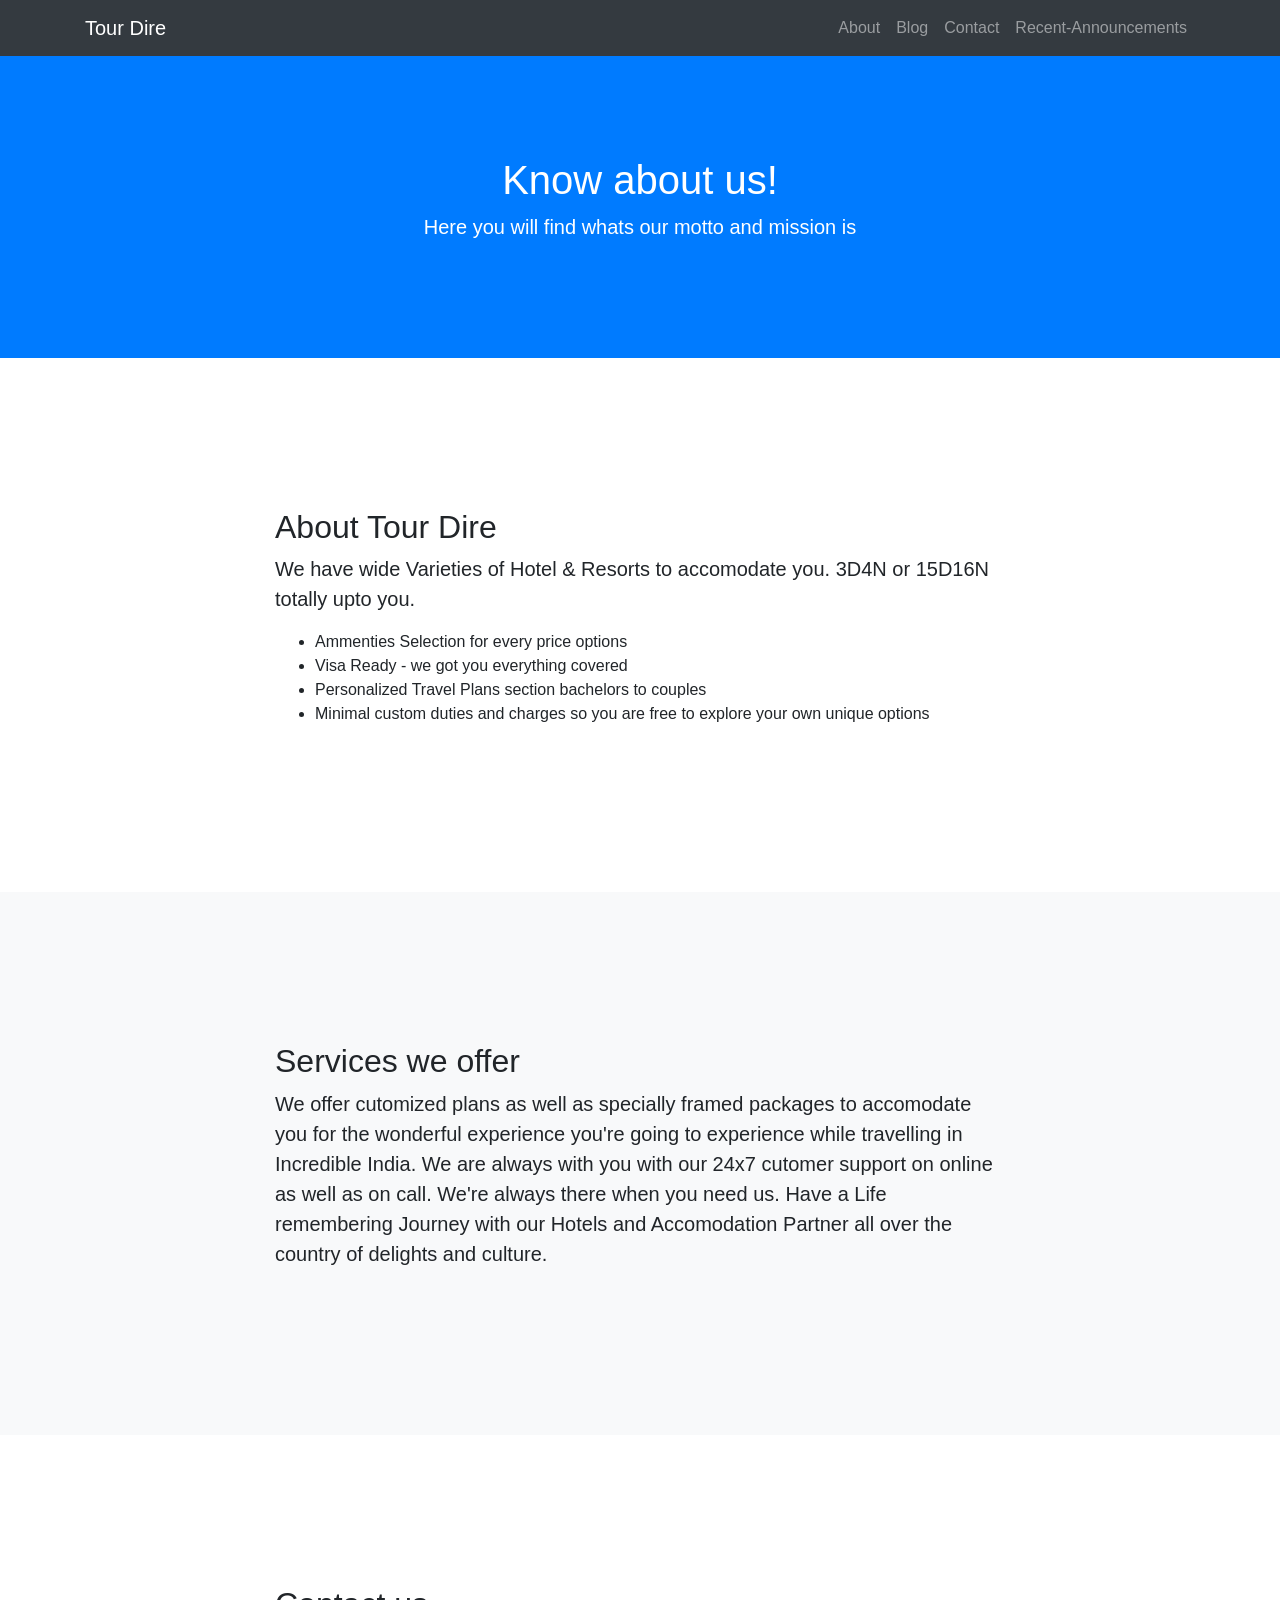
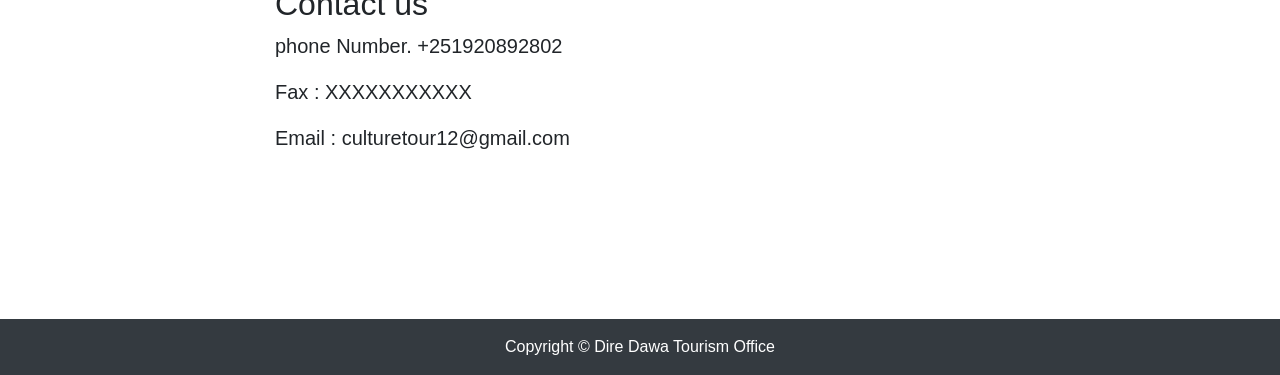
<file: Pages-inside/About.html>
<!DOCTYPE html>
<html lang="en">

<head>

  <meta charset="utf-8">
  <meta name="viewport" content="width=device-width, initial-scale=1, shrink-to-fit=no">
  <meta name="description" content="">
  <meta name="author" content="">

  <title>About Us - Tour Dire</title>

  <!-- Bootstrap core CSS -->
  <link href="./bootstrap/css/bootstrap.min.css" rel="stylesheet">

  <!-- Custom styles for this template -->
  <link href="css/scrolling-nav.css" rel="stylesheet">

</head>

<body id="page-top">

  <!-- Navigation -->
  <nav class="navbar navbar-expand-lg navbar-dark bg-dark fixed-top" id="mainNav">
    <div class="container">
      <a class="navbar-brand js-scroll-trigger" href="#page-top">Tour Dire</a>
      <button class="navbar-toggler navbar-toggler-right" type="button" data-toggle="collapse" data-target="#navbarResponsive" aria-controls="navbarResponsive" aria-expanded="false" aria-label="Toggle navigation">
        <span class="navbar-toggler-icon"></span>
      </button>
      <div class="collapse navbar-collapse " id="navbarResponsive">
        <ul class="navbar-nav ml-auto">
          <li class="nav-item">
            <a class="nav-link js-scroll-trigger" href="#about">About</a>
          </li>
          <li class="nav-item">
            <a class="nav-link js-scroll-trigger" href="blog.html">Blog</a>
          </li>
          <li class="nav-item">
            <a class="nav-link js-scroll-trigger" href="#contact">Contact</a>
          </li>
            <li class="nav-item">
            <a class="nav-link js-scroll-trigger" href="Recent-Announcement.html" target="_blank">Recent-Announcements</a>
          </li>
        </ul>
      </div>
    </div>
  </nav>

  <header class="bg-primary text-white">
    <div class="container text-center">
      <h1>Know about us!</h1>
      <p class="lead">Here you will find whats our motto and mission is</p>
    </div>
  </header>

  <section id="about">
    <div class="container">
      <div class="row">
        <div class="col-lg-8 mx-auto">
          <h2>About Tour Dire</h2>
          <p class="lead">We have wide Varieties of Hotel & Resorts to accomodate you. 3D4N or 15D16N totally upto you.</p>
          <ul>
            <li>Ammenties Selection for every price options</li>
            <li>Visa Ready - we got you everything covered</li>
            <li>Personalized Travel Plans section bachelors to couples</li>
            <li>Minimal custom duties and charges so you are free to explore your own unique options</li>
          </ul>
        </div>
      </div>
    </div>
  </section>

  <section id="services" class="bg-light">
    <div class="container">
      <div class="row">
        <div class="col-lg-8 mx-auto">
          <h2>Services we offer</h2>
          <p class="lead">We offer cutomized plans as well as specially framed packages to accomodate you for the wonderful experience you're going to experience while travelling in Incredible India. We are always with you with our 24x7 cutomer support on online as well as on call. We're always there when you need us. Have a Life remembering Journey with our Hotels and Accomodation Partner all over the country of delights and culture.</p>
        </div>
      </div>
    </div>
  </section>

  <section id="contact">
    <div class="container">
      <div class="row">
        <div class="col-lg-8 mx-auto">
          <h2>Contact us</h2>
            <p class="lead">phone Number. +251920892802</p>
            <p class="lead">Fax : XXXXXXXXXXX</p>
            <p class="lead">Email : culturetour12@gmail.com</p>
        </div>
      </div>
    </div>
  </section>

  <!-- Footer -->
  <footer class="py-3 bg-dark">
    <div class="container">
      <p class="m-0 text-center text-white">Copyright &copy; Dire Dawa Tourism Office</p>
    </div>
  </footer>



</body>

</html>
</file>
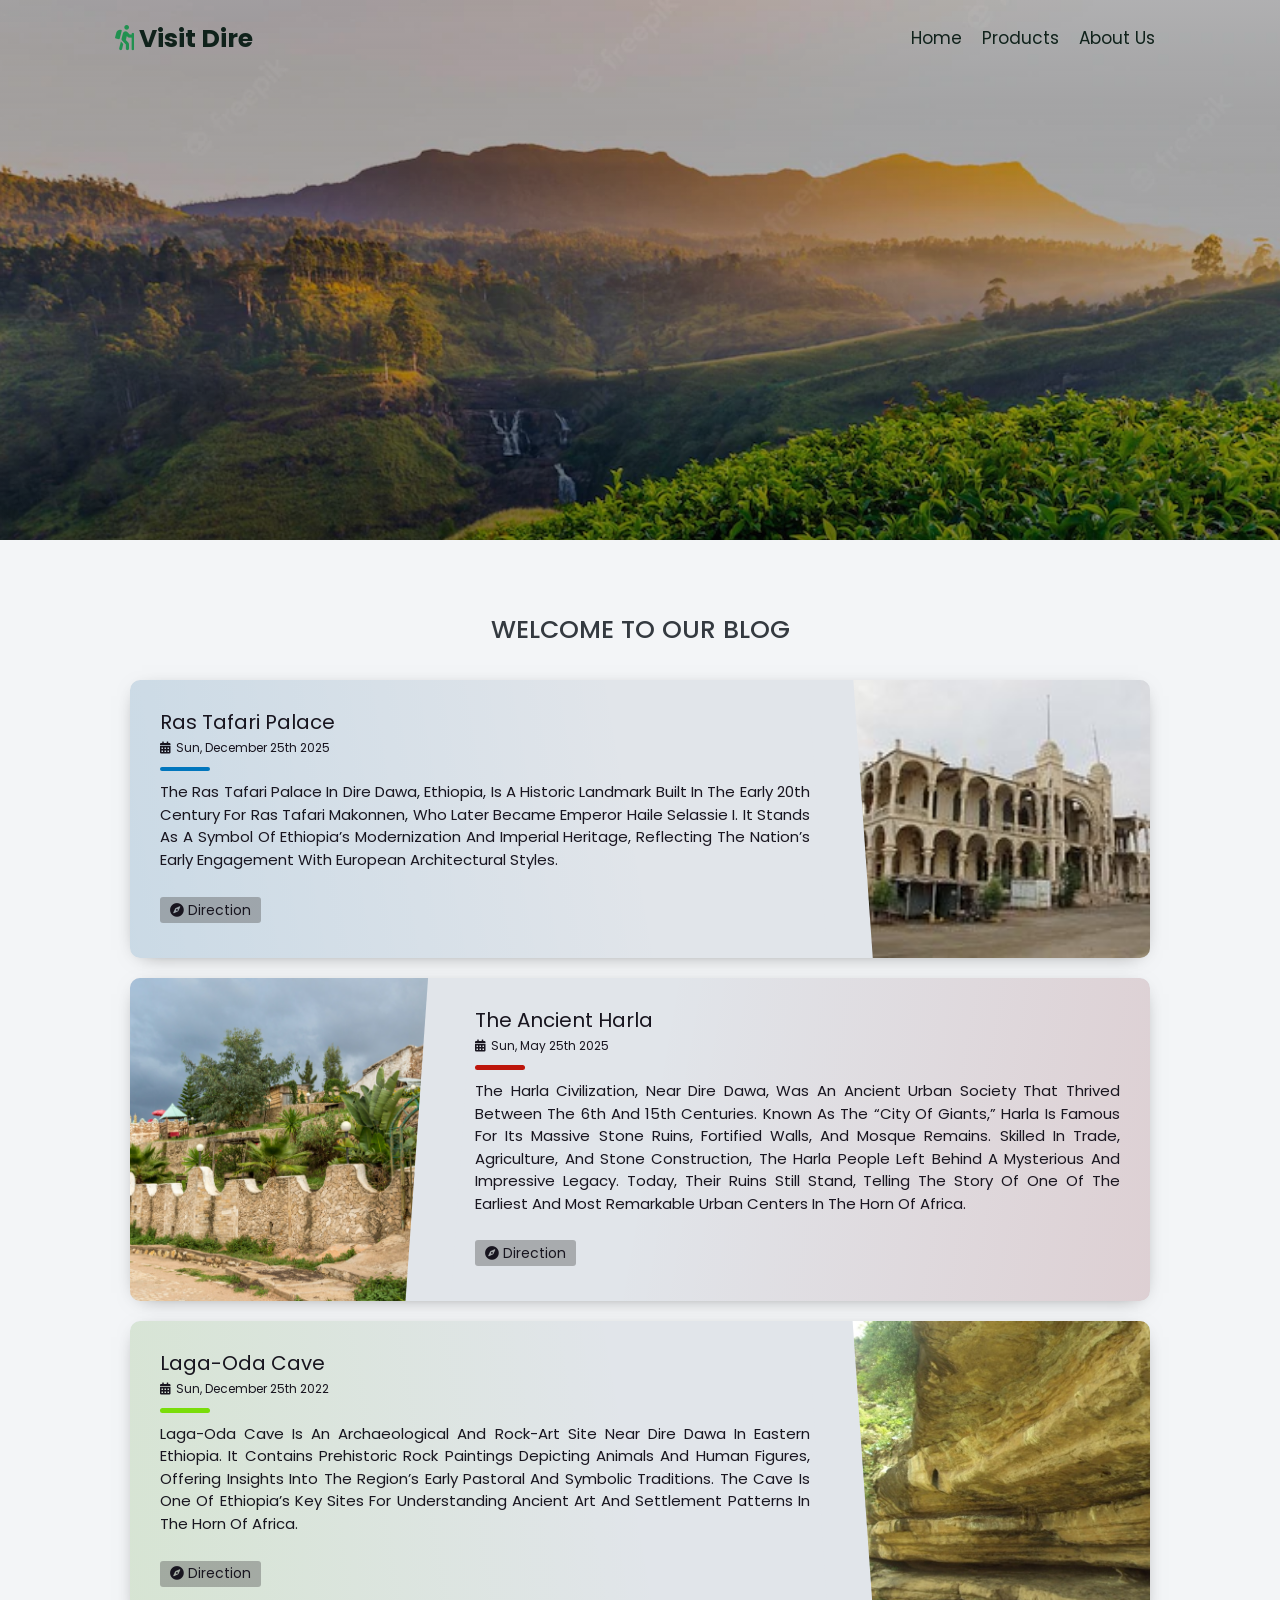
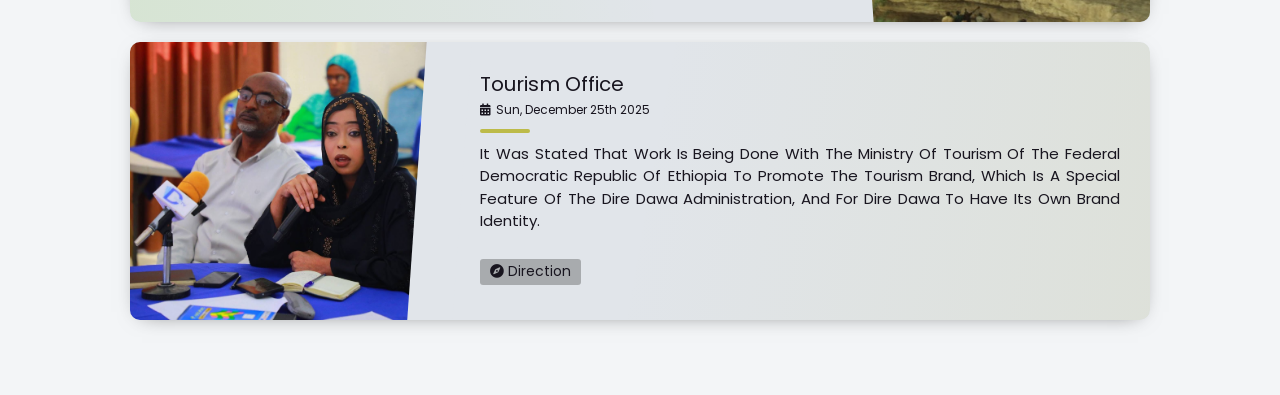
<file: Pages-inside/blog.html>
<!DOCTYPE html>
<html lang="en">
<head>
     <!-- Google tag (gtag.js) -->
  <script async src="https://www.googletagmanager.com/gtag/js?id=G-S79Y2FRX1H"></script>
  <script>
  window.dataLayer = window.dataLayer || [];
  function gtag(){dataLayer.push(arguments);}
  gtag('js', new Date());

  gtag('config', 'G-S79Y2FRX1H');
  </script>
    <meta charset="UTF-8">
    <meta http-equiv="X-UA-Compatible" content="IE=edge">
    <meta name="viewport" content="width=device-width, initial-scale=1.0">
     <!-- Meta Tags Start ------------------------------------------------------>
     <meta http-equiv='content-language' content='en-US'>
     <meta name="title" content="Blog - Visit Dire">
     <meta name="description" content="Dire Dawa is a city located in the Ethiopia, just off the eastern coast of Ethiopia.">
     <meta name="keywords" content="">
     <!-- Open Graph -->
     <meta property="og:type" content="website">
     <meta property="og:url" content="https://visitDire.live/blogs.html">
     <meta property="og:title" content="Blog - Visit Dire">
     <meta property="og:description" content="Dire Dawa is a city located in the Ethiopia, just off the eastern coast of Ethiopia.">
     <meta property="og:image" content="/images/preview.webp">
     <!-- Twitter -->
     <meta property="twitter:card" content="summary_large_image">
     <meta property="twitter:url" content="https://visitsrilanka.live/blogs.html">
     <meta property="twitter:title" content="Blog - Visit Dire">
     <meta property="twitter:description" content="Dire Dawa is a city located in the Ethiopia, just off the eastern coast of Ethiopia.">
     <meta property="twitter:image" content="/images/preview.webp">
     <!-------------------------------------------------------- Meta Tags End -->
    <title>Blog</title>

    <!-- tab logo -->
    <link rel="icon" href="./img/loggo.png" type="image/jpg">

      <!-- font awesome cdn link  -->
    <link rel="stylesheet" href="https://cdnjs.cloudflare.com/ajax/libs/font-awesome/5.15.4/css/all.min.css"> 
    
    <!-- blog font link -->
    <link rel='stylesheet' href='https://cdnjs.cloudflare.com/ajax/libs/font-awesome/5.13.0/css/all.min.css'>
     
    <!-- bootstrap cdn link -->
    <link rel='stylesheet' href='https://cdnjs.cloudflare.com/ajax/libs/twitter-bootstrap/4.5.0/css/bootstrap.min.css'>  
    
    <!-- custom css file link  -->
     <link rel="stylesheet" href="css/blog.css">

</head>
<body>
  <div id="top"></div>
<!-- header section starts  -->

<header class="header">

    <a href="#" class="logo"> <i class="fas fa-hiking"></i> visit Dire </a>

    <nav class="navbar">
        <div id="nav-close" class="fas fa-times"></div>
        <a href="../index.html">home</a>
        
        
        <a href="product.html">Products</a>
        <a href="about.html">about us</a>
        
    </nav>

    <!--<div class="icons">
      <div id="menu-btn" class="fas fa-bars"></div> -->
      <!-- <a href="#" class="fas fa-shopping-cart"></a> -->
      <!--<div id="search-btn" class="fas fa-search"></div>
  </div> -->

</header>

<!-- header section ends -->

  
<!-- search form start -->

<!--<div class="search-form">

  <div id="close-search" class="fas fa-times"></div>

  <form action="">
      <input type="search" name="" placeholder="search here..." id="search-box">
      <label for="search-box" class="fas fa-search"></label>
  </form>
</div> -->
<!-- search form ends-->



<!-- ---------------------------banner -->
<div class="banner-area"></div>


  

<!-- ------------------blog html start--------------------------------------------- -->



<section class="light">
	<div class="container py-2">
		<div class="h1 text-center text-dark pb-4 " id="pageHeaderTitle">Welcome To Our Blog</div>

		<article class="postcard light blue" id="lotus">
			<a class="postcard__img_link" href="#">
				<img class="postcard__img" src="../images/ruins-of-the-palace.jpg" alt="Image Title" />
			</a>
			<div class="postcard__text t-dark" style="padding-right: 40px;">
				<h1 class="postcard__title blue"><a href="#">Ras Tafari Palace</a></h1>
				<div class="postcard__subtitle small">
					<time datetime="2022-12-25 12:00:00">
						<i class="fas fa-calendar-alt mr-2"></i>Sun, December 25th 2025
					</time>
				</div>
				<div class="postcard__bar"></div>
				<div class="postcard__preview-txt">The Ras Tafari Palace in Dire Dawa, Ethiopia, is a historic landmark built in the early 20th century for Ras Tafari Makonnen, who later became Emperor Haile Selassie I. It stands as a symbol of Ethiopia’s modernization and imperial heritage, reflecting the nation’s early engagement with European architectural styles.</div>
				<ul class="postcard__tagbox">
					<li class="tag__item"><i class="fa fa-compass" aria-hidden="true"></i>  Direction</li>
					<!-- <li class="tag__item"><i class="fas fa-clock mr-2"></i>55 mins.</li>
					<li class="tag__item play blue">
						<a href="#"><i class="fas fa-play mr-2"></i>Play Episode</a> -->
					</li>
				</ul>
			</div>
		</article>


		<article class="postcard light red" id="museum">
			<a class="postcard__img_link" href="#">
				<img class="postcard__img" src="../images/Capt3ure.PNG" alt="Image Title" />	
			</a>
			<div class="postcard__text t-dark" style="padding-left: 45px;">
				<h1 class="postcard__title red"><a href="#">the ancient Harla</a></h1>
				<div class="postcard__subtitle small">
					<time datetime="2020-05-25 12:00:00">
						<i class="fas fa-calendar-alt mr-2"></i>Sun, May 25th 2025
					</time>
				</div>
				<div class="postcard__bar"></div>
				<div class="postcard__preview-txt">The Harla civilization, near Dire Dawa, was an ancient urban society that thrived between the 6th and 15th centuries. Known as the “City of Giants,” Harla is famous for its massive stone ruins, fortified walls, and mosque remains. Skilled in trade, agriculture, and stone construction, the Harla people left behind a mysterious and impressive legacy. Today, their ruins still stand, telling the story of one of the earliest and most remarkable urban centers in the Horn of Africa.
         </div>
				<ul class="postcard__tagbox">
					<li class="tag__item"><i class="fa fa-compass" aria-hidden="true"></i>  Direction</li>
					<!-- <li class="tag__item"><i class="fas fa-clock mr-2"></i>55 mins.</li>
					<li class="tag__item play red">
						<a href="#"><i class="fas fa-play mr-2"></i>Play Episode</a>
					</li> -->
				</ul>
			</div>
		</article>


		<article class="postcard light green" id="gangarama">
			<a class="postcard__img_link" href="#">
				<img class="postcard__img" src="../images/123.jpg" alt="Image Title" />
			</a>
			<div class="postcard__text t-dark" style="padding-right: 40px;">
				<h1 class="postcard__title green"><a href="#">Laga-Oda Cave</a></h1>
				<div class="postcard__subtitle small">
					<time datetime="2020-05-25 12:00:00">
						<i class="fas fa-calendar-alt mr-2"></i>Sun, December 25th 2022
					</time>
				</div>
				<div class="postcard__bar"></div>
				<div class="postcard__preview-txt">Laga-Oda Cave is an archaeological and rock-art site near Dire Dawa in eastern Ethiopia. It contains prehistoric rock paintings depicting animals and human figures, offering insights into the region’s early pastoral and symbolic traditions. The cave is one of Ethiopia’s key sites for understanding ancient art and settlement patterns in the Horn of Africa.</div>
				<ul class="postcard__tagbox">
					<li class="tag__item"><i class="fa fa-compass" aria-hidden="true"></i>  Direction</li>
					<!-- <li class="tag__item"><i class="fas fa-clock mr-2"></i>55 mins.</li>
					<li class="tag__item play green">
						<a href="#"><i class="fas fa-play mr-2"></i>Play Episode</a>
					</li> -->
				</ul>
			</div>
		</article>


		<article class="postcard light yellow" id="square">
			<a class="postcard__img_link" href="#">
				<img class="postcard__img" src="../images/639155152_122165371226662062_7372709238743697995_n.jpg" alt="Image Title" />
			</a>
			<div class="postcard__text t-dark" style="padding-left: 50px;">
				<h1 class="postcard__title yellow"><a href="#">Tourism office</a></h1>
				<div class="postcard__subtitle small">
					<time datetime="2020-05-25 12:00:00">
						<i class="fas fa-calendar-alt mr-2"></i>Sun, December 25th 2025
					</time>
				</div>
				<div class="postcard__bar"></div>
				<div class="postcard__preview-txt">
          It was stated that work is being done with the Ministry of Tourism of the Federal Democratic Republic of Ethiopia to promote the tourism brand, which is a special feature of the Dire Dawa administration, and for Dire Dawa to have its own brand identity.</div>
				<ul class="postcard__tagbox">
					<li class="tag__item"><i class="fa fa-compass" aria-hidden="true"></i>  Direction</li>
					<!-- <li class="tag__item"><i class="fas fa-clock mr-2"></i>55 mins.</li>
					<li class="tag__item play yellow">
						<a href="#"><i class="fas fa-play mr-2"></i>Play Episode</a>
					</li> -->
				</ul>
			</div>
		</article>


	</div>
</section>

































































<a href="#top" class="to-top">
  <i class="fas fa-chevron-up"></i>
</a>

<!-- custom js file link  -->
<script src="js/allscript.js"></script>





</body>
</html>
</file>
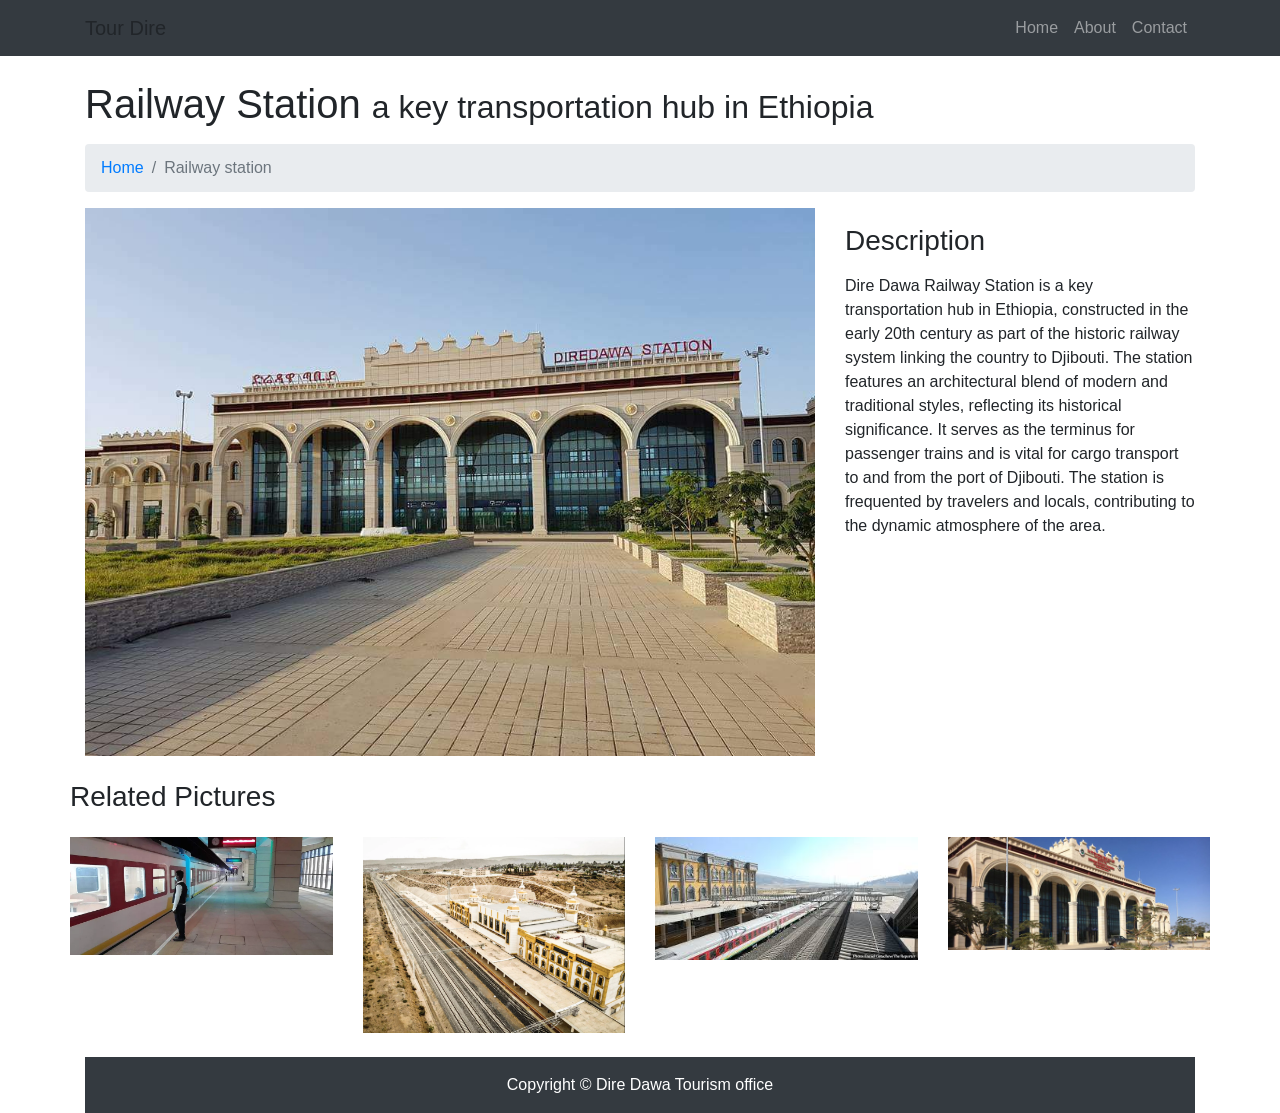
<file: Pages-inside/GoldenTemple-Info.html>
<!DOCTYPE html>
<html lang="en">

<head>

  <meta charset="utf-8">
  <meta name="viewport" content="width=device-width, initial-scale=1, shrink-to-fit=no">
  <meta name="description" content="">
  <meta name="author" content="">

  <title>Tour Dire</title>

  <!-- Bootstrap core CSS -->
  <link href="vendor/bootstrap/css/bootstrap.min.css" rel="stylesheet">

  <!-- Custom styles for this template -->
  <link href="css/goldentemple.css" rel="stylesheet">

</head>

<body>

  <!-- Navigation -->
  <nav class="navbar fixed-top navbar-expand-lg navbar-dark bg-dark fixed-top">
    <div class="container">
      <a class="navbar-brand" >Tour Dire</a>
      <button class="navbar-toggler navbar-toggler-right" type="button" data-toggle="collapse" data-target="#navbarResponsive" aria-controls="navbarResponsive" aria-expanded="false" aria-label="Toggle navigation">
        <span class="navbar-toggler-icon"></span>
      </button>
      <div class="collapse navbar-collapse" id="navbarResponsive">
        <ul class="navbar-nav ml-auto">
          <li class="nav-item">
            <a class="nav-link" href="../index.html">Home</a>
          </li>
          <li class="nav-item">
            <a class="nav-link" href="about.html">About</a>
          </li>
          <li class="nav-item">
            <a class="nav-link" href="contact.html">Contact</a>
          </li>
        </ul>
      </div>
    </div>
  </nav>

  <!-- Page Content -->
  <div class="container">

    <!-- Page Heading/Breadcrumbs -->
    <h1 class="mt-4 mb-3">Railway Station
      <small>a key transportation hub in Ethiopia</small>
    </h1>

    <ol class="breadcrumb">
      <li class="breadcrumb-item">
        <a href="../index.html">Home</a>
      </li>
      <li class="breadcrumb-item active">Railway station</li>
    </ol>

    <!-- Portfolio Item Row -->
    <div class="row">

      <div class="col-md-8">
        <img class="img-fluid" src="./img/Train-station.jpg" alt="">
      </div>

      <div class="col-md-4">
        <h3 class="my-3">Description</h3>
        <p>Dire Dawa Railway Station is a key transportation hub in Ethiopia, constructed in the early 20th century as part of the historic railway system linking the country to Djibouti. The station features an architectural blend of modern and traditional styles, reflecting its historical significance. It serves as the terminus for passenger trains and is vital for cargo transport to and from the port of Djibouti. The station is frequented by travelers and locals, contributing to the dynamic atmosphere of the area. </p>
        <!--<h3 class="my-3">Also Known as</h3>
        <ul>
          <li>abode of God</li>
          <li>dəɾbɑɾ sɑhɪb</li>
          <li>Sri Harmandir Sahib</li>
        </ul>
      </div> -->

    </div>
    <!-- /.row -->

    <!-- Related Projects Row -->
    <h3 class="my-4">Related Pictures</h3>

    <div class="row">

      <div class="col-md-3 col-sm-6 mb-4">
        <a href="#">
          <img class="img-fluid" src="./img/edb1.jpg" alt="">
        </a>
      </div>

      <div class="col-md-3 col-sm-6 mb-4">
        <a href="#">
          <img class="img-fluid" src="./img/12.jpg" alt="">
        </a>
      </div>

      <div class="col-md-3 col-sm-6 mb-4">
        <a href="#">
          <img class="img-fluid" src="./img/images.jpg" alt="">
        </a>
      </div>

      <div class="col-md-3 col-sm-6 mb-4">
        <a href="#">
          <img class="img-fluid" src="./img/Ethiopia-dire-dawa-station.jpg" alt="">
        </a>
      </div>

    </div>
    <!-- /.row -->

  </div>
  <!-- /.container -->

  <!-- Footer -->
  <footer class="py-3 bg-dark">
    <div class="container">
      <p class="m-0 text-center text-white">Copyright &copy; Dire Dawa Tourism office</p>
    </div>
    <!-- /.container -->
  </footer>

  <!-- Bootstrap core JavaScript -->
  <script src="vendor/jquery/jquery.min.js"></script>
  <script src="vendor/bootstrap/js/bootstrap.bundle.min.js"></script>

</body>

</html>
</file>
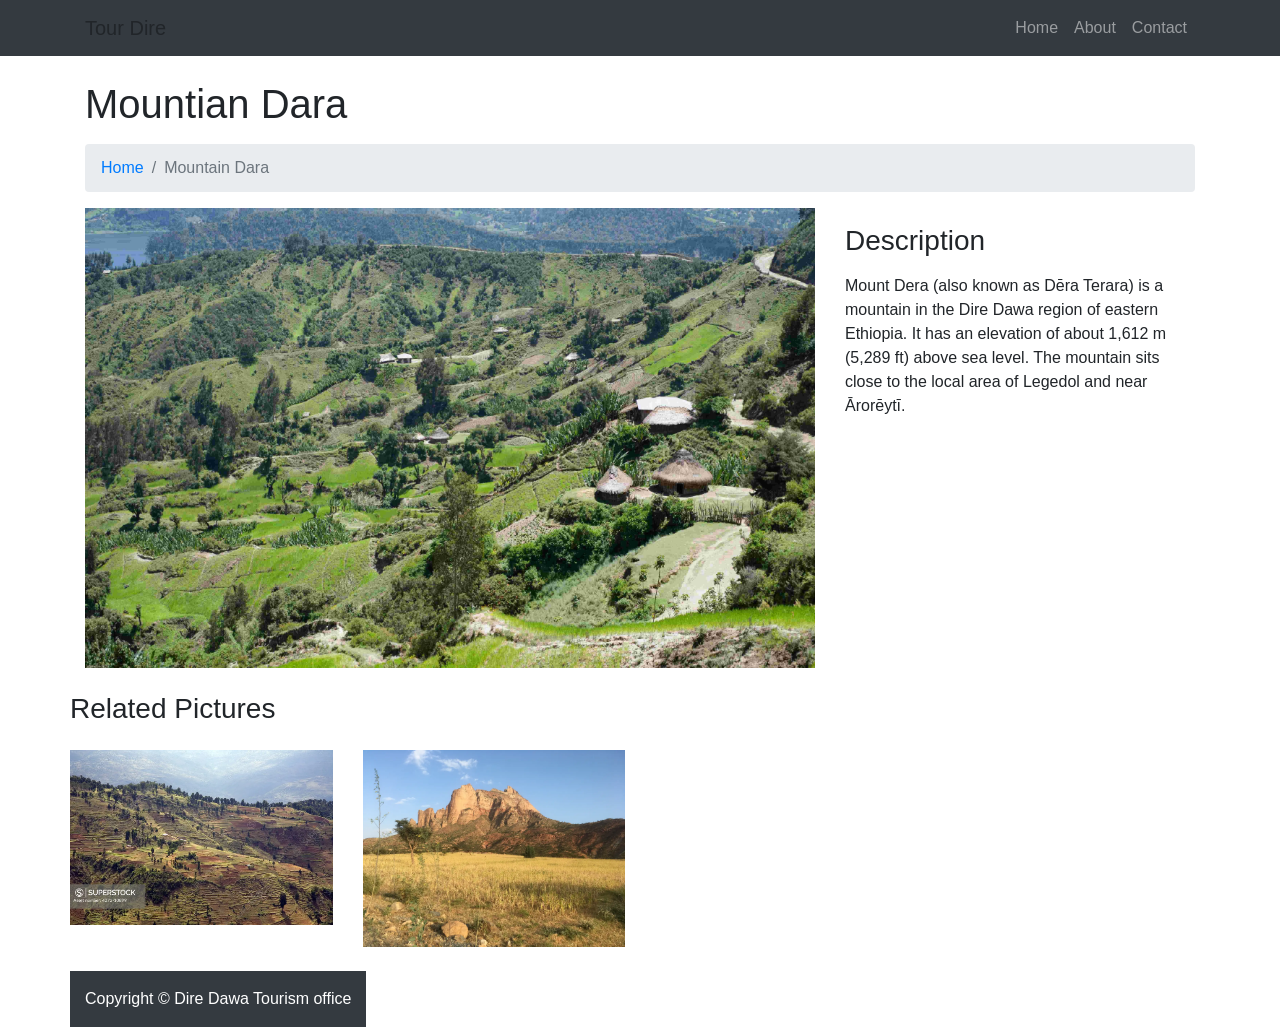
<file: Pages-inside/mountain.html>
<!DOCTYPE html>
<html lang="en">

<head>

  <meta charset="utf-8">
  <meta name="viewport" content="width=device-width, initial-scale=1, shrink-to-fit=no">
  <meta name="description" content="">
  <meta name="author" content="">

  <title>Tour Dire</title>

  <!-- Bootstrap core CSS -->
  <link href="vendor/bootstrap/css/bootstrap.min.css" rel="stylesheet">

  <!-- Custom styles for this template -->
  <link href="css/goldentemple.css" rel="stylesheet">

</head>

<body>

  <!-- Navigation -->
  <nav class="navbar fixed-top navbar-expand-lg navbar-dark bg-dark fixed-top">
    <div class="container">
      <a class="navbar-brand" >Tour Dire</a>
      <button class="navbar-toggler navbar-toggler-right" type="button" data-toggle="collapse" data-target="#navbarResponsive" aria-controls="navbarResponsive" aria-expanded="false" aria-label="Toggle navigation">
        <span class="navbar-toggler-icon"></span>
      </button>
      <div class="collapse navbar-collapse" id="navbarResponsive">
        <ul class="navbar-nav ml-auto">
          <li class="nav-item">
            <a class="nav-link" href="../index.html">Home</a>
          </li>
          <li class="nav-item">
            <a class="nav-link" href="about.html">About</a>
          </li>
          <li class="nav-item">
            <a class="nav-link" href="contact.html">Contact</a>
          </li>
        </ul>
      </div>
    </div>
  </nav>

  <!-- Page Content -->
  <div class="container">

    <!-- Page Heading/Breadcrumbs -->
    <h1 class="mt-4 mb-3">Mountian Dara
     <!-- <small>a key transportation hub in Ethiopia</small> -->
    </h1>

    <ol class="breadcrumb">
      <li class="breadcrumb-item">
        <a href="../index.html">Home</a>
      </li>
      <li class="breadcrumb-item active">Mountain Dara</li>
    </ol>

    <!-- Portfolio Item Row -->
    <div class="row">

      <div class="col-md-8">
        <img class="img-fluid" src="./img/mountain.jpg" alt="">
      </div>

      <div class="col-md-4">
        <h3 class="my-3">Description</h3>
        <p>Mount Dera (also known as Dēra Terara) is a mountain in the Dire Dawa region of eastern Ethiopia. It has an elevation of about 1,612 m (5,289 ft) above sea level. The mountain sits close to the local area of Legedol and near Ārorēytī. </p>
        <!--<h3 class="my-3">Also Known as</h3>
        <ul>
          <li>abode of God</li>
          <li>dəɾbɑɾ sɑhɪb</li>
          <li>Sri Harmandir Sahib</li>
        </ul>
      </div> -->

    </div>
    <!-- /.row -->

    <!-- Related Projects Row -->
    <h3 class="my-4">Related Pictures</h3>

    <div class="row">

      <div class="col-md-3 col-sm-6 mb-4">
        <a href="#">
          <img class="img-fluid" src="./img/mount.jpg" alt="">
        </a>
      </div>

      <div class="col-md-3 col-sm-6 mb-4">
        <a href="#">
          <img class="img-fluid" src="./img/mount2.jpg" alt="">
        </a>
      </div>

     <!-- <div class="col-md-3 col-sm-6 mb-4">
        <a href="#">
          <img class="img-fluid" src="./img/images.jpg" alt="">
        </a>
      </div>

      <div class="col-md-3 col-sm-6 mb-4">
        <a href="#">
          <img class="img-fluid" src="./img/Ethiopia-dire-dawa-station.jpg" alt="">
        </a>
      </div>

    </div> -->
    <!-- /.row -->

  </div>
  <!-- /.container -->

  <!-- Footer -->
  <footer class="py-3 bg-dark">
    <div class="container">
      <p class="m-0 text-center text-white">Copyright &copy; Dire Dawa Tourism office</p>
    </div>
    <!-- /.container -->
  </footer>

  <!-- Bootstrap core JavaScript -->
  <script src="vendor/jquery/jquery.min.js"></script>
  <script src="vendor/bootstrap/js/bootstrap.bundle.min.js"></script>

</body>

</html>
</file>
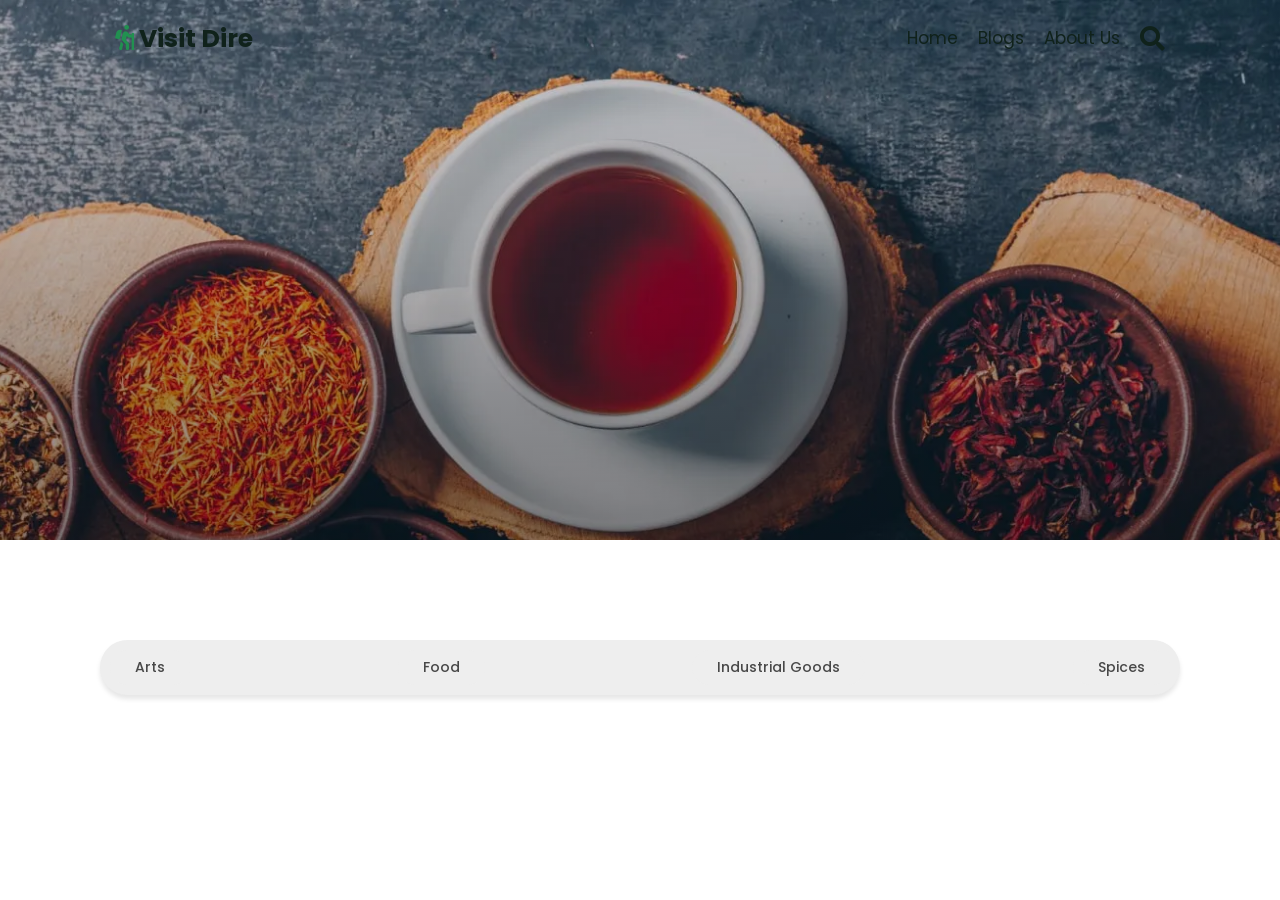
<file: Pages-inside/product.html>
<!DOCTYPE html>
<html lang="en">
<head>
     <!-- Google tag (gtag.js) -->
  <script async src="https://www.googletagmanager.com/gtag/js?id=G-S79Y2FRX1H"></script>
  <script>
  window.dataLayer = window.dataLayer || [];
  function gtag(){dataLayer.push(arguments);}
  gtag('js', new Date());

  gtag('config', 'G-S79Y2FRX1H');
  </script>
    <meta charset="UTF-8">
    <meta http-equiv="X-UA-Compatible" content="IE=edge">
    <meta name="viewport" content="width=device-width, initial-scale=1.0">
     <!-- Meta Tags Start ------------------------------------------------------>
     <meta http-equiv='content-language' content='en-US'>
     <meta name="title" content="Products - Visit Dire">
     <meta name="description" content="Dire is a city located in the Ethiopia, just off the eastern coast of Ethiopia.">
     <meta name="keywords" content="">
     <!-- Open Graph -->
     <meta property="og:type" content="website">
     <meta property="og:url" content="https://visitDire.live/products.html">
     <meta property="og:title" content="Products - Visit Dire">
     <meta property="og:description" content="Dire is a city located in the Ethiopia, just off the eastern coast of Ethiopia.">
     <meta property="og:image" content="/images/preview.webp">
     <!-- Twitter -->
     <meta property="twitter:card" content="summary_large_image">
     <meta property="twitter:url" content="https://visitDire.live/products.html">
     <meta property="twitter:title" content="Products - Visit Sri Lanka">
     <meta property="twitter:description" content="Dire is a city located in the Ethiopia, just off the eastern coast of Ethiopia.">
     <meta property="twitter:image" content="/images/preview.webp">
     <!-------------------------------------------------------- Meta Tags End -->
     <title>Products</title>

     <!-- tab logo -->
    <link rel="icon" type="image/x-icon" href="/images/tablogo.png">

     <!-- font awesome cdn link  -->
     <link rel="stylesheet" href="https://cdnjs.cloudflare.com/ajax/libs/font-awesome/5.15.4/css/all.min.css">

     <!-- bootstrap CSS file link -->
     <link href="https://cdn.jsdelivr.net/npm/bootstrap@5.3.0-alpha1/dist/css/bootstrap.min.css" rel="stylesheet" integrity="sha384-GLhlTQ8iRABdZLl6O3oVMWSktQOp6b7In1Zl3/Jr59b6EGGoI1aFkw7cmDA6j6gD" crossorigin="anonymous">

      <!-- custom css file link  -->
      <link rel="stylesheet" href="css/product.css">

</head>
<body>
  <div id="top"></div>

  
<!-- header section starts  -->

<header class="header">

  <a href="#" class="logo"> <i class="fas fa-hiking"></i> Visit Dire </a>

  <nav class="navbar">
      <div id="nav-close" class="fas fa-times"></div>
      <a href="../index.html">home</a>
      
      <a href="blog.html">blogs</a>
      
      <a href="about.html">about us</a>
         
  </nav>

  <div class="icons">
      <div id="menu-btn" class="fas fa-bars"></div>
      <!-- <a href="#" class="fas fa-shopping-cart"></a> -->
      <div id="search-btn" class="fas fa-search"></div>
  </div>

</header>

<!-- header section ends -->

<!-- search form start -->

<div class="search-form">

  <div id="close-search" class="fas fa-times"></div>

  <form action="">
      <input type="search" name="" placeholder="search here..." id="search-box">
      <label for="search-box" class="fas fa-search"></label>
  </form>
</div>
<!-- search form ends-->



<!-- ---------------------------banner -->
<div class="banner-area"></div>


<!-- -----------------------------------------------------product section starts ----------------------------->

<div class="tabs horizontal-scroll-wrapper">
      
  <div class="tabs__head">
    <div class="tabs__toggle">
      
      <span class="tabs__name">Arts</span>
    </div>
    <div class="tabs__toggle">
      <span class="tabs__name">Food</span>
    </div>
    <div class="tabs__toggle">
      <span class="tabs__name">Industrial Goods</span>
    </div>
    <div class="tabs__toggle">
      <span class="tabs__name">Spices</span>
    </div>
    
    
    
    <!--<div class="tabs__toggle is-active">
      <span class="tabs__name">Masks</span>
    </div>-->
    
    
    
    
    
  </div>


  <!-- ----------tab body html start -->


  <div class="tabs__body">
    
    
    

<!-- --------------------------------------Art tab html start------------>
<div class="tabs__content">
  <h2 class="tabs__title" id="art">Dire Dawa Arts and crafts</h2>
  
   <div class="container text-center">
  
    <div class="row pt-5 pb-5 d-flex align-items-center justify-content-center" id="para">
      <div class="col col-lg-6 col-md-12">
        <h5>Ancient Wall Paintings At Laga‑Oda</h5>
        <p>striking cave formations and cultural significance. The area features rugged landscapes, rock shelters, and caves that have been historically used by local communities, making it both a site of natural beauty and anthropological interest. Visitors are drawn to Laga Oda for its combination of dramatic scenery, opportunities for exploration, and insights into the traditions and lifestyles of the surrounding communities.</p> 
      </div>

      <div class="col col-lg-6 col-md-12">
      
        <img src="../images/123.jpg" class="rounded-5" alt="img-1">
      </div>
    </div>
     
    
    <div class="row pt-5 pb-5 d-flex align-items-center justify-content-center" id="balloon">
      <div class="col col-lg-6 col-md-12">
          <img src="../images/images (1).jpg" class="rounded-5" alt="img-1">
      </div>
     <div class="col col-lg-6 col-md-12">
      <h5>Kefira Market</h5>
      <p>one of the bustling traditional markets in Dire Dawa, serving as a central hub for commerce and daily life. Vendors sell a wide variety of goods, including fresh produce, spices, grains, textiles, and household items, attracting shoppers from across the city and nearby rural areas.</p>    
      </div>
    </div>


    <div class="row pt-5 pb-5 d-flex align-items-center justify-content-center" id="para">
      <div class="col col-lg-6 col-md-12">
        <h5>Cinema empire</h5>
        <p> local movie theater in Dire Dawa where residents and visitors go to watch films and enjoy cinematic entertainment. It’s part of the city’s small but lively cinema scene alongside venues like Obsa CD Center and Cinema Majesty that screen a mixture of local and international movies, making it a popular spot for social outings, weekend fun, and cultural engagement through film.</p> 
      </div>

      <div class="col col-lg-6 col-md-12">
      
        <img src="../images/cinema1.jpg" class="rounded-5" alt="img-1">
      </div>
    </div>



    <div class="row pt-5 pb-5 d-flex align-items-center justify-content-center" id="balloon">
      <div class="col col-lg-6 col-md-12">
          <img src="../images/cave.jpg" class="rounded-5" alt="img-1">
      </div>
     <div class="col col-lg-6 col-md-12">
      <h5>Cave Goda Ajawa </h5>
      <p>Wooden architecture and wood-carving are inextricably linked in the traditional wooden architecture of Sri Lanka, especially in Kandy, the central province of the country. The allied skills simultaneously highlight the construction and carving skills of master-craftsmen and architects; Kandyan wooden architecture is extremely rich in detailing, show-casing a range of wood-carving, much of which represents a remarkable combination of creativity and skill in manipulating the material.
        The abundance of several varieties of timber was instrumental in the prolific presence of wooden architecture. Owing to its durability and hardness, timber was used to make several structural components like beams and massive pillars, as also elaborately designed doors and windows. The traditional craft of wood-carving was practised by several highly esteemed crfatsmen and master-craftsmen, who trained apprentices in the principles of the craft.</p>    
      </div>
    </div>





 
</div>
</div>

<!-- --------------------------------------Art tab html end------------>  



<!-- --------------------------------------food tab html start------------>

<div class="tabs__content">
  <h2 class="tabs__title" id="food">Dire Dawa's Foods And Drinks</h2>
  
   <div class="container text-center">
  
    <div class="row pt-5 pb-5 d-flex align-items-center justify-content-center" id="para">
      <div class="col col-lg-6 col-md-12">
        <h5>Ashimi (Sweet Desserts)</h5>
        <p>sweets are often enjoyed during celebrations, family gatherings, and festive occasions. Made with sugar, spices, and sometimes fragrant ingredients like cinnamon or cardamom, Ashimi adds a warm and joyful touch to local hospitality, showing how Dire Dawa’s diverse traditions come together in its delightful dessert culture.
      </div>

      <div class="col col-lg-6 col-md-12">
      
        <img src="../images/ashimin.jpg" class="rounded-5" alt="img-1">
      </div>
    </div>



    <div class="row pt-5 pb-5 d-flex align-items-center justify-content-center" id="balloon">
      <div class="col col-lg-6 col-md-12">
          <img src="../images/fetira.jpg" class="rounded-5" alt="img-1">
      </div>
     <div class="col col-lg-6 col-md-12">
      <h5>Fatira</h5>
      <p>slightly crispy bread is often served warm with honey, sugar, or spiced tea. Whether enjoyed for breakfast or during social gatherings.</p>    
      </div>
    </div>


    <div class="row pt-5 pb-5 d-flex align-items-center justify-content-center" id="para">
      <div class="col col-lg-6 col-md-12">
        <h5>Coffee</h5>
        <p>experience that warms the home, sparks conversation, and celebrates Ethiopia’s legendary coffee heritage.
      </div>

      <div class="col col-lg-6 col-md-12">
      
        <img src="../images/coffee.jpg" class="rounded-5" alt="img-1">
      </div>
    </div>



    <div class="row pt-5 pb-5 d-flex align-items-center justify-content-center" id="balloon">
      <div class="col col-lg-6 col-md-12">
          <img src="../images/tbis.jpg"  alt="img-1">
      </div>
     <div class="col col-lg-6 col-md-12">
      <h5>Tibs</h5>
      <p> flavorful and popular dish that showcases the city’s love for hearty, spiced meals. Typically made from sautéed meat—beef, lamb, or goat—tossed with onions, peppers, and aromatic spices, Tibs is enjoyed in homes and local eateries alike.
      </div>
    </div>







  
</div>
</div>
<!-- --------------------------------------food tab html end------------>


<!-- --------------------------------------Industrial goods tab html start------------>
<div class="tabs__content">
  <h2 class="tabs__title" id="goods">Dire Dawa's Industrial Goods</h2>
  
   <div class="container text-center">
  
    <div class="row pt-5 pb-5 d-flex align-items-center justify-content-center" id="para">
      <div class="col col-lg-6 col-md-12">
        <h5>National Cement Share Company</h5>
        <p>one of Ethiopia’s leading cement producers, playing a key role in the country’s construction and infrastructure development. With modern production facilities, the company supplies high-quality cement for both residential and large-scale projects, supporting Ethiopia’s growing urbanization and industrial expansion.</p> 
      </div>

      <div class="col col-lg-6 col-md-12">
      
        <img src="../images/cement.jpg" alt="img-1">
      </div>
    </div>
     
    
    <div class="row pt-5 pb-5 d-flex align-items-center justify-content-center" id="balloon">
      <div class="col col-lg-6 col-md-12">
          <img src="../images/park.jpg" class="rounded-5" alt="img-1">
      </div>
     <div class="col col-lg-6 col-md-12">
      <h5>Dire Dawa Industrial Park</h5>
      <p>Strategically located near transport routes, including the Ethio–Djibouti railway, the park hosts a variety of factories producing textiles, garments, and other industrial goods. It provides employment opportunities for thousands of locals and supports the city’s role as a regional trade and investment center, driving industrialization and boosting Dire Dawa’s contribution to Ethiopia’s national economy.
      </div>
    </div>


    <div class="row pt-5 pb-5 d-flex align-items-center justify-content-center" id="para">
      <div class="col col-lg-6 col-md-12">
        <h5>Dire Dawa Food Complex S.C.</h5>
        <p>It produces a wide range of high‑quality flour‑based products — including wheat flour, pasta and macaroni under the “Vera” brand, biscuits, bread, and animal feed — and has pioneered international food safety and environmental standards in Ethiopia’s food industry. The company supplies its products nationwide, supports local markets with essential foodstuffs, and has built a reputation for quality through certified systems like ISO and FSMS.</p>
      </div>

      <div class="col col-lg-6 col-md-12">
      
        <img src="../images/food.jpg" class="rounded-5" alt="img-1">
      </div>
    </div>



    <div class="row pt-5 pb-5 d-flex align-items-center justify-content-center" id="balloon">
      <div class="col col-lg-6 col-md-12">
          <img src="../images/birra.jpg" class="rounded-5" alt="img-1">
      </div>
     <div class="col col-lg-6 col-md-12">
      <h5>Birra coffee</h5>
      <p> Twholesale and trading company based in Dire Dawa, Ethiopia that deals with coffee products including Harar and other Ethiopian coffees. The firm is involved in the trading and export of coffee beans and related products both domestically and internationally, linking local coffee producers with broader markets.</p>
      </div>
    </div>




  






</div>
</div>
<!-- --------------------------------------Industrial goods tab html end------------>


<!-- --------------------------------------spices tab html start------------>
<div class="tabs__content">
  <h2 class="tabs__title" id="spices">Dire Dawa's Tradional Spices</h2>
  
   <div class="container text-center">
  
  
    <div class="row pt-5 pb-5 d-flex align-items-center justify-content-center" id="para">
      <div class="col col-lg-6 col-md-12">
        <h5>Black Cumin(Tikur Azmud)</h5>
        <p>widely cultivated in eastern Ethiopia, including areas surrounding Dire Dawa.prominent in Dire Dawa, black cumin is often referenced for its healing properties, increasing its cultural value in the region.
          </p> 
      </div>

      <div class="col col-lg-6 col-md-12">
      
        <img src="../images/tkurazmud.jpg" alt="img-1">
      </div>
    </div>



    <div class="row pt-5 pb-5 d-flex align-items-center justify-content-center" id="balloon">
      <div class="col col-lg-6 col-md-12">
          <img src="../images/ird.jpg" alt="img-1">
      </div>
     <div class="col col-lg-6 col-md-12">
      <h5>Turmeric(Ird)</h5>
      <p>"As a historic commercial hub linking eastern Ethiopia to export routes, Dire Dawa serves as a vibrant market center where turmeric from other regions is distributed and sold. The golden spice adds rich color and warm flavor to local dishes, and it is also valued in traditional home remedies for its healing properties, making it both a culinary treasure and a symbol of the city’s dynamic trade culture.</p>    
      </div>
    </div>


    <div class="row pt-5 pb-5 d-flex align-items-center justify-content-center" id="para">
      <div class="col col-lg-6 col-md-12">
        <h5>Cloves & Cinnamon</h5>
        <p>spiced tea, traditional dishes, and home remedies, these fragrant spices reflect the city’s historic role as a commercial crossroads, where flavors from different regions blend into everyday life.
          </p> 
      </div>

      <div class="col col-lg-6 col-md-12">
      
        <img src="../images/cinnamon.jpg" alt="img-1">
      </div>
    </div>



    <div class="row pt-5 pb-5 d-flex align-items-center justify-content-center" id="balloon">
      <div class="col col-lg-6 col-md-12">
          <img src="../images/korarima.jpg" alt="img-1">
      </div>
     <div class="col col-lg-6 col-md-12">
      <h5>Korarima(Ethiopian Cardamom)</h5>
      <p>cherished for its deep, smoky aroma and rich flavor.Used to season traditional stews, coffee, and spice blends, korarima adds a distinctive Ethiopian character to local cuisine, symbolizing how Dire Dawa brings together flavors from across the country into one vibrant cultural hub.

      </p>    
      </div>
    </div>









</div>
</div>
  
    <!-- --------------------------------------spices tab html end------------>





































  
  
  
  
  </div>
</div>

 <!-- ----------tab body html end -->




































<a href="#top" class="to-top">
  <i class="fas fa-chevron-up"></i>
</a>

<!-- custom js file link  -->
<script src="js/allscript.js"></script>


</body>
</html>
</file>
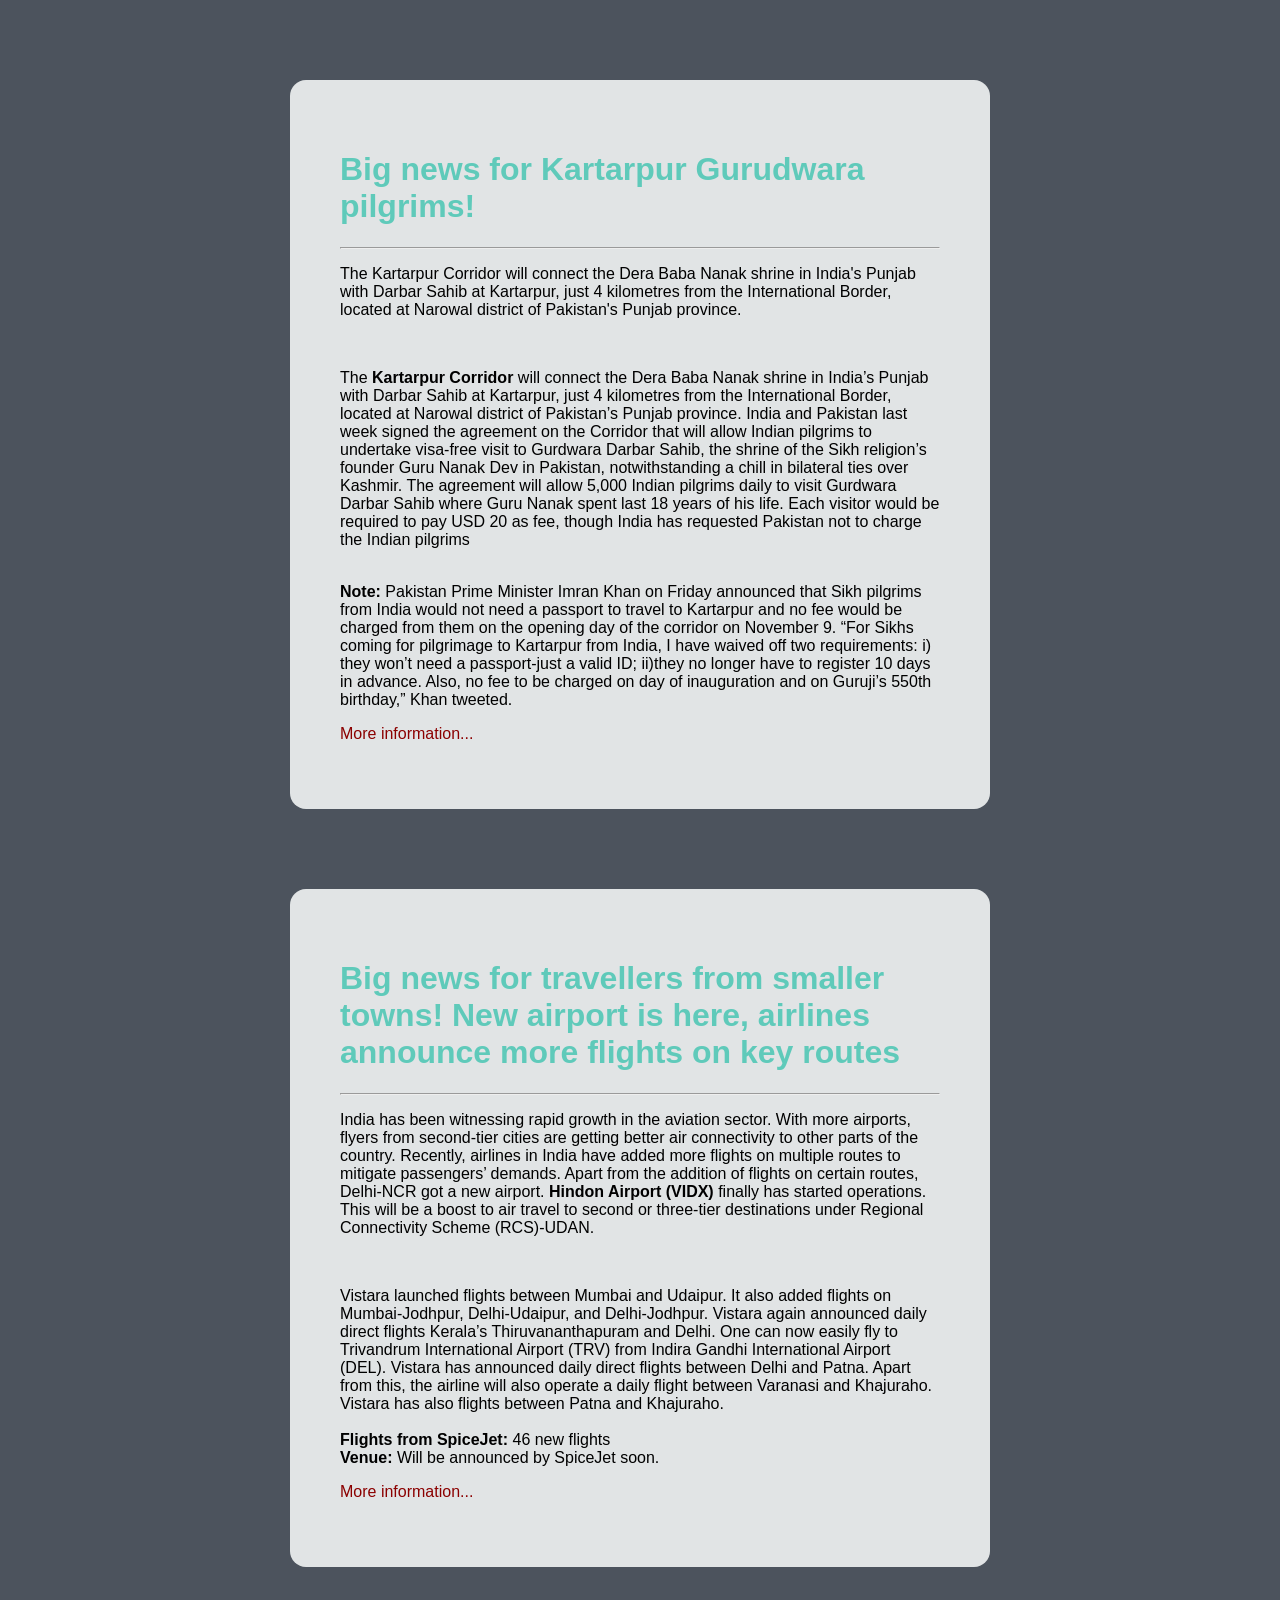
<file: Pages-inside/Recent-Announcement.html>
<!doctype html>
<html>
<head>
    <title>ANNOUNCEMENT</title>
    <style type="text/css">
        .cool
        {
            color: #5fcaba;
        }
    body {
        background-color: #4c535d;
        margin: 0;
        padding: 0;
        font-family: "Open Sans", "Helvetica Neue", sans-serif;     
    }
    div {
        width: 600px;
        margin: 5em auto;
        padding: 50px;
        background-color: #e1e4e5;
        border-radius: 1em;
    }
    a:link, a:visited {
        color: darkred;
        text-decoration: none;
    }
    @media (max-width: 700px) {
        body {
            background-color: #fff;
        }
        div {
            width: auto;
            margin: 0 auto;
            border-radius: 0;
            padding: 1em;
        }
    }
    </style>    
</head>

<body>
<div>
    <h1 class="cool"> Big news for Kartarpur Gurudwara pilgrims!  </h1><hr>
    <p>The Kartarpur Corridor will connect the Dera Baba Nanak shrine in India's Punjab with Darbar Sahib at Kartarpur, just 4 kilometres from the International Border, located at Narowal district of Pakistan's Punjab province. </p><br>

<p>The <strong>Kartarpur Corridor</strong> will connect the Dera Baba Nanak shrine in India’s Punjab with Darbar Sahib at Kartarpur, just 4 kilometres from the International Border, located at Narowal district of Pakistan’s Punjab province. India and Pakistan last week signed the agreement on the Corridor that will allow Indian pilgrims to undertake visa-free visit to Gurdwara Darbar Sahib, the shrine of the Sikh religion’s founder Guru Nanak Dev in Pakistan, notwithstanding a chill in bilateral ties over Kashmir.

The agreement will allow 5,000 Indian pilgrims daily to visit Gurdwara Darbar Sahib where Guru Nanak spent last 18 years of his life. Each visitor would be required to pay USD 20 as fee, though India has requested Pakistan not to charge the Indian pilgrims</p><br>

<strong>Note:</strong> Pakistan Prime Minister Imran Khan on Friday announced that Sikh pilgrims from India would not need a passport to travel to Kartarpur and no fee would be charged from them on the opening day of the corridor on November 9. “For Sikhs coming for pilgrimage to Kartarpur from India, I have waived off two requirements: i) they won’t need a passport-just a valid ID; ii)they no longer have to register 10 days in advance. Also, no fee to be charged on day of inauguration and on Guruji’s 550th birthday,” Khan tweeted.<br>

    <p><a href=" ">More information...</a></p>
</div>
      
    <div>
    <h1 class="cool"> Big news for travellers from smaller towns! New airport is here, airlines announce more flights on key routes  </h1><hr>
    <p>India has been witnessing rapid growth in the aviation sector. With more airports, flyers from second-tier cities are getting better air connectivity to other parts of the country. Recently, airlines in India have added more flights on multiple routes to mitigate passengers’ demands. Apart from the addition of flights on certain routes, Delhi-NCR got a new airport. <strong>Hindon Airport (VIDX)</strong> finally has started operations. This will be a boost to air travel to second or three-tier destinations under Regional Connectivity Scheme (RCS)-UDAN.</p><br> 

 
<p>
Vistara launched flights between Mumbai and Udaipur. It also added flights on Mumbai-Jodhpur, Delhi-Udaipur, and Delhi-Jodhpur. Vistara again announced daily direct flights Kerala’s Thiruvananthapuram and Delhi. One can now easily fly to Trivandrum International Airport (TRV) from Indira Gandhi International Airport (DEL). Vistara has announced daily direct flights between Delhi and Patna. Apart from this, the airline will also operate a daily flight between Varanasi and Khajuraho. Vistara has also flights between Patna and Khajuraho.  
<br> <br> 
 

<strong>Flights from SpiceJet:</strong>  46 new flights<br> 
<strong>Venue: </strong>Will be announced by SpiceJet soon.<br> 
 

    <p><a href=" ">More information...</a></p>
</div>  
    
        
    
</body>
</html>
</file>
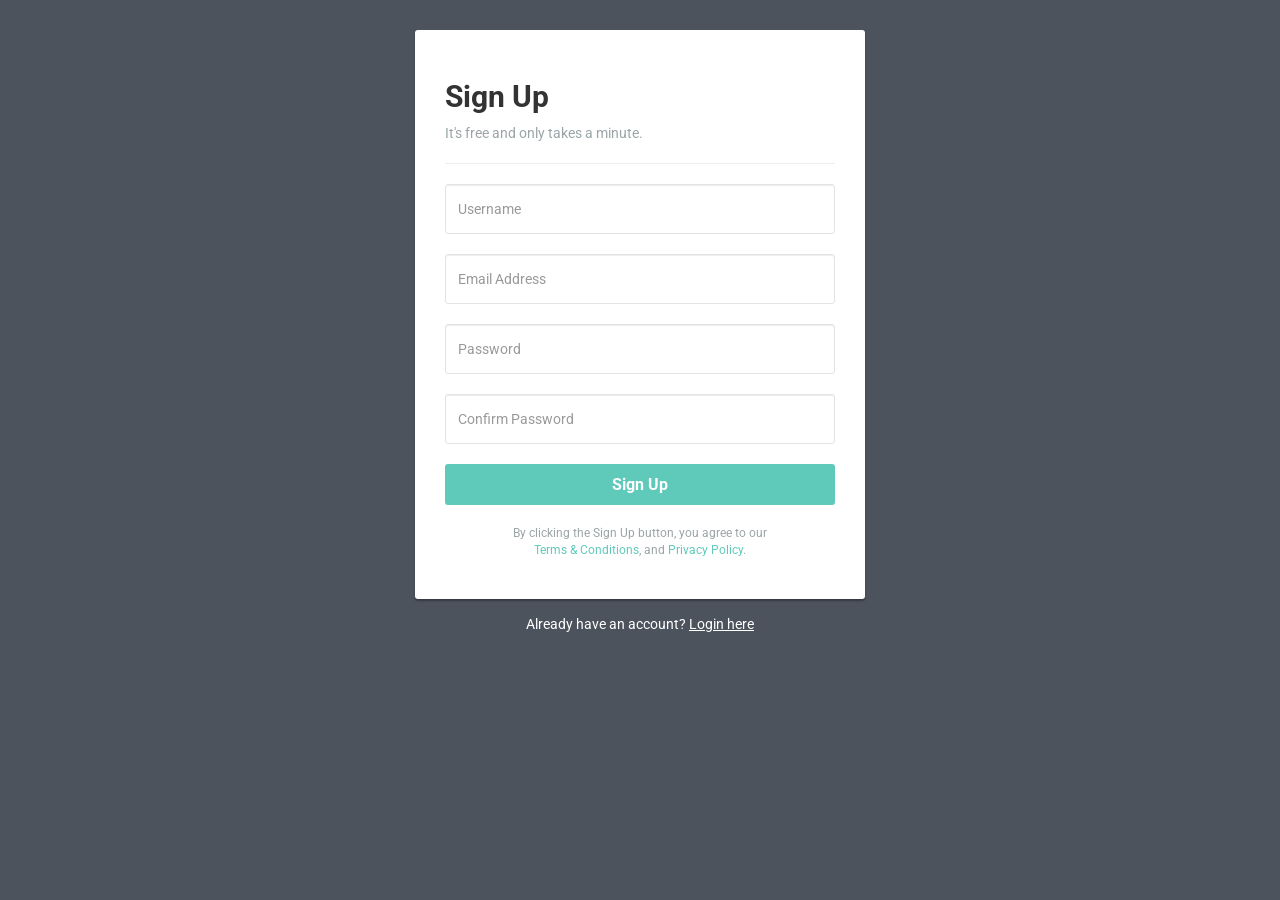
<file: Pages-inside/SignUp.html>
<!DOCTYPE html>
<html lang="en">
<head>
<meta charset="utf-8">
<meta http-equiv="X-UA-Compatible" content="IE=edge">
<meta name="viewport" content="width=device-width, initial-scale=1">
<link href="https://fonts.googleapis.com/css?family=Roboto:400,700" rel="stylesheet">
<title>Tour Dire Sign up Form</title>
<link rel="stylesheet" href="https://maxcdn.bootstrapcdn.com/bootstrap/3.3.7/css/bootstrap.min.css">
<script src="./vendor/jquery/jquery.min.js"></script>
<script src="https://maxcdn.bootstrapcdn.com/bootstrap/3.3.7/js/bootstrap.min.js"></script> 
<style type="text/css">
	body {
		color: #fff;
		background: #4c535d;
		font-family: 'Roboto', sans-serif;
	}
    .form-control {
        min-height: 50px;
		border-color: #e1e4e5;
	}
    .form-control, .btn {        
        border-radius: 3px;
    }    
	.signup-form {
		width: 450px;
		margin: 0 auto;
		padding: 30px 0;
	}	
    .signup-form form {
		color: #9ba5a8;
		border-radius: 3px;
    	margin-bottom: 15px;
        background: #fff;
        box-shadow: 0px 2px 2px rgba(0, 0, 0, 0.3);
        padding: 30px;
    }
	.signup-form h2 {
		color: #333;
		font-weight: bold;   
    }
	.signup-form .form-group {
		margin-bottom: 20px;
	}
    .signup-form .btn {        
        font-size: 16px;
        font-weight: bold;
		background: #5fcaba;
		border: none;
		min-width: 140px;
    }
	.signup-form .btn:hover, .signup-form .btn:focus {
		background: #3fc0ad;
	}
	.signup-form a {
		color: #fff;
		text-decoration: underline;
	}
	.signup-form form a {
		color: #5fcaba;
		text-decoration: none;
	}	
	.signup-form form a:hover {
		text-decoration: underline;
	}
</style>
</head>
<body>
<div class="signup-form">
    <form action="" method="post">
		<h2>Sign Up</h2>
		<p>It's free and only takes a minute.</p>
		<hr>
        <div class="form-group">
        	<input type="text" class="form-control" name="username" placeholder="Username" required="required">
        </div>
        <div class="form-group">
        	<input type="email" class="form-control" name="email" placeholder="Email Address" required="required">
        </div>
		<div class="form-group">
            <input type="password" class="form-control" name="password" placeholder="Password" required="required">
        </div>
		<div class="form-group">
            <input type="password" class="form-control" name="confirm_password" placeholder="Confirm Password" required="required">
        </div>
		<div class="form-group">
            <button type="submit" class="btn btn-primary btn-block btn-lg">Sign Up</button>
        </div>
		<p class="small text-center">By clicking the Sign Up button, you agree to our <br><a href="#">Terms &amp; Conditions</a>, and <a href="#">Privacy Policy</a>.</p>
    </form>
	<div class="text-center">Already have an account? <a href="#">Login here</a></div>
</div>
</body>
</html>
</file>
<file: Pages-inside/css/scrolling-nav.css>
header {
  padding: 156px 0 100px;
}

section {
  padding: 150px 0;
}
</file>
<file: Pages-inside/css/blog.css>
@import url("https://fonts.googleapis.com/css2?family=Poppins:ital,wght@0,100;0,300;0,400;0,500;0,600;1,100;1,300&display=swap");
@import url("https://fonts.googleapis.com/css2?family=Baloo+2&display=swap");
* {
    font-family: 'Poppins', sans-serif;
    margin: 0;
    padding: 0;
    -webkit-box-sizing: border-box;
            box-sizing: border-box;
    outline: none;
    border: none;
    text-decoration: none;
    text-transform: capitalize;
    -webkit-transition: .2s linear;
    transition: .2s linear;
    text-rendering: optimizeLegibility;
    font-weight: initial;
}
  
html {
    font-size: 62.5%;
    overflow-x: hidden;
    scroll-behavior: smooth;
    scroll-padding-top: 5rem;
}
  
html::-webkit-scrollbar {
    width: 1rem;
}
  
html::-webkit-scrollbar-track {
    background: #fff;
  }
  
html::-webkit-scrollbar-thumb {
    background: #10221b;
  }
  
section {
    padding: 5rem 9%;
  }


.btn {
    margin-top: 1rem;
    display: inline-block;
    border: 0.2rem solid #10221b;
   
  
    color: #10221b;
    cursor: pointer;
    background: none;
    font-size: 1.7rem;
    padding: 1rem 3rem;
}
  
.btn:hover {
    background: #10221b;
    color: #fff;
}
  
.heading {
    text-align: center;
    margin-bottom: 2.5rem;
    font-size: 4rem;
    color: #10221b;
}
  
.header {
    position: fixed;
    top: 0;
    left: 0;
    right: 0;
    padding: 2rem 9%;
    z-index: 1000;
    display: -webkit-box;
    display: -ms-flexbox;
    display: flex;
    -webkit-box-align: center;
        -ms-flex-align: center;
            align-items: center;
}
  
.header.active {
    background: #fff;
    -webkit-box-shadow: 0 0.5rem 1rem rgba(0, 0, 0, 0.1);
            box-shadow: 0 0.5rem 1rem rgba(0, 0, 0, 0.1);
}
  
.header .logo {
    text-decoration: none;
    margin-right: auto;
    font-size: 2.5rem;
    color: #10221b;
    font-weight: bolder;
}
  
.header .logo i {
    color: #219150;
}
  
.header .navbar a {
    text-decoration: none;
    margin-left: 2rem;
    font-size: 1.7rem;
    color: #10221b;
}
  
.header .navbar a:hover {
    color: #219150;
}
  
.header .navbar #nav-close {
    font-size: 5rem;
    cursor: pointer;
    color: #10221b;
    display: none;
}
  
.header .icons a,
.header .icons div {
    font-size: 2.5rem;
    margin-left: 2rem;
    cursor: pointer;
    color: #10221b;
}
  
.header .icons a:hover,
.header .icons div:hover {
    color: #219150;
}
  
.header #menu-btn {
    display: none;
}
  
.search-form {
    position: fixed;
    top: 0;
    left: 0;
    height: 100%;
    width: 100%;
    background: rgba(0, 0, 0, 0.8);
    display: -webkit-box;
    display: -ms-flexbox;
    display: flex;
    -webkit-box-align: center;
        -ms-flex-align: center;
            align-items: center;
    -webkit-box-pack: center;
        -ms-flex-pack: center;
            justify-content: center;
    z-index: 10000;
    -webkit-transform: translateY(-110%);
            transform: translateY(-110%);
}
  
.search-form.active {
    -webkit-transform: translateY(0%);
            transform: translateY(0%);
}
  
.search-form #close-search {
    position: absolute;
    top: 1.5rem;
    right: 2.5rem;
    cursor: pointer;
    color: #fff;
    font-size: 6rem;
}
  
.search-form #close-search:hover {
    color: #219150;
}
  
.search-form form {
    width: 70rem;
    margin: 0 2rem;
    padding-bottom: 2rem;
    border-bottom: 0.2rem solid #fff;
    display: -webkit-box;
    display: -ms-flexbox;
    display: flex;
    -webkit-box-align: center;
        -ms-flex-align: center;
            align-items: center;
}
  
.search-form form input {
    width: 100%;
    font-size: 2rem;
    color: #fff;
    text-transform: none;
    background: none;
    padding-right: 2rem;
}
  
.search-form form input::-webkit-input-placeholder {
    color: #aaa;
}
  
.search-form form input:-ms-input-placeholder {
    color: #aaa;
}
  
.search-form form input::-ms-input-placeholder {
    color: #aaa;
}
  
.search-form form input::placeholder {
    color: #aaa;
}
  
.search-form form label {
    font-size: 3rem;
    cursor: pointer;
    color: #fff;
}
  
.search-form form label:hover {
    color: #219150;
}
  

/* ----------------------------------------------------------------    header css ends ---------     */


/* ---------------------banner css */

.banner-area {
    height: 60vh;
    width: 100%;
    background: linear-gradient( #1c1a2521, #000000ab),url(../../images/blogbanner.jpg) no-repeat;
    /* background-color: #eee; */
    background-attachment: fixed;
    background-position: center center;
    background-size: cover; 
}

/* ---------------------banner css ends ---------------------*/





/* --------------------------blog css start---------------------------- */

.light {
    background: #f3f5f7;
    font-size: 15px;
  }
  
  a, a:hover {
    text-decoration: none;
    transition: color 0.3s ease-in-out;
  }
  
  #pageHeaderTitle {
    margin: 2rem 0;
    text-transform: uppercase;
    text-align: center;
    font-size: 2.5rem;
  }
  
  /* Cards */
  .postcard {
    flex-wrap: wrap;
    display: flex;
    box-shadow: 0 4px 21px -12px rgba(0, 0, 0, 0.66);
    border-radius: 10px;
    margin: 0 0 2rem 0;
    overflow: hidden;
    position: relative;
    color: #ffffff;
  }
  /* .postcard.dark {
    background-color: #18151f;
  } */
  .postcard.light {
    background-color: #e1e5ea;
  }
  .postcard .t-dark {
    color: #18151f;
  }
  .postcard a {
    color: inherit;
  }
  .postcard h1, .postcard .h1 {
    margin-bottom: 0.5rem;
    font-weight: 500;
    line-height: 1.2;
  }
  .postcard .small {
    font-size: 80%;
  }
  .postcard .postcard__title {
    font-size: 1.75rem;
  }
  .postcard .postcard__img {
    max-height: 180px;
    width: 100%;
    object-fit: cover;
    position: relative;
  }
  .postcard .postcard__img_link {
    display: contents;
  }
  .postcard .postcard__bar {
    width: 50px;
    height: 10px;
    margin: 10px 0;
    border-radius: 5px;
    background-color: #424242;
    transition: width 0.2s ease;
  }
  .postcard .postcard__text {
    padding: 1.5rem;
    position: relative;
    display: flex;
    flex-direction: column;
  }
  .postcard .postcard__preview-txt {
    overflow: hidden;
    text-overflow: ellipsis;
    text-align: justify;
    height: 100%;
  }
  .postcard .postcard__tagbox {
    display: flex;
    flex-flow: row wrap;
    font-size: 14px;
    margin: 20px 0 0 0;
    padding: 0;
    justify-content: center;
  }
  .postcard .postcard__tagbox .tag__item {
    display: inline-block;
    background: rgba(83, 83, 83, 0.4);
    border-radius: 3px;
    padding: 2.5px 10px;
    margin: 0 5px 5px 0;
    cursor: default;
    user-select: none;
    transition: background-color 0.3s;
  }
  .postcard .postcard__tagbox .tag__item:hover {
    background: rgba(83, 83, 83, 0.8);
  }
  .postcard:before {
    content: "";
    position: absolute;
    top: 0;
    right: 0;
    bottom: 0;
    left: 0;
    background-image: linear-gradient(-70deg, #424242, transparent 50%);
    opacity: 1;
    border-radius: 10px;
  }
  .postcard:hover .postcard__bar {
    width: 100px;
  }
  
  @media screen and (min-width: 769px) {
    .postcard {
      flex-wrap: inherit;
    }
    .postcard .postcard__title {
      font-size: 2rem;
    }
    .postcard .postcard__tagbox {
      justify-content: start;
    }
    .postcard .postcard__img {
      max-width: 300px;
      max-height: 100%;
      transition: transform 0.3s ease;
    }
    .postcard .postcard__text {
      padding: 3rem;
      width: 100%;
    }
    .postcard .media.postcard__text:before {
      content: "";
      position: absolute;
      display: block;
      background: #18151f;
      top: -20%;
      height: 130%;
      width: 55px;
    }
    .postcard:hover .postcard__img {
      transform: scale(1.1);
    }
    .postcard:nth-child(2n+1) {
      flex-direction: row;
    }
    .postcard:nth-child(2n+0) {
      flex-direction: row-reverse;
    }
    .postcard:nth-child(2n+1) .postcard__text::before {
      left: -12px !important;
      transform: rotate(4deg);
    }
    .postcard:nth-child(2n+0) .postcard__text::before {
      right: -12px !important;
      transform: rotate(-4deg);
    }
  }
  @media screen and (min-width: 1024px) {
    .postcard__text {
      padding: 2rem 3.5rem;
    }
  
    .postcard__text:before {
      content: "";
      position: absolute;
      display: block;
      top: -20%;
      height: 130%;
      width: 45px;
    }
  
    /* .postcard.dark .postcard__text:before {
      background: #18151f;
    } */
  
    .postcard.light .postcard__text:before {
      background: #e1e5ea;
    }
  }
  /* COLORS */
  .postcard .postcard__tagbox .green.play:hover {
    background: #79dd09;
    color: black;
  }
  
  .green .postcard__title:hover {
    color: #79dd09;
  }
  
  .green .postcard__bar {
    background-color: #79dd09;
  }
  
  .green::before {
    background-image: linear-gradient(-30deg, rgba(121, 221, 9, 0.1), transparent 50%);
  }
  
  .green:nth-child(2n)::before {
    background-image: linear-gradient(30deg, rgba(121, 221, 9, 0.1), transparent 50%);
  }
  
  .postcard .postcard__tagbox .blue.play:hover {
    background: #0076bd;
  }
  
  .blue .postcard__title:hover {
    color: #0076bd;
  }
  
  .blue .postcard__bar {
    background-color: #0076bd;
  }
  
  .blue::before {
    background-image: linear-gradient(-30deg, rgba(0, 118, 189, 0.1), transparent 50%);
  }
  
  .blue:nth-child(2n)::before {
    background-image: linear-gradient(30deg, rgba(0, 118, 189, 0.1), transparent 50%);
  }
  
  .postcard .postcard__tagbox .red.play:hover {
    background: #bd150b;
  }
  
  .red .postcard__title:hover {
    color: #bd150b;
  }
  
  .red .postcard__bar {
    background-color: #bd150b;
  }
  
  .red::before {
    background-image: linear-gradient(-30deg, rgba(189, 21, 11, 0.1), transparent 50%);
  }
  
  .red:nth-child(2n)::before {
    background-image: linear-gradient(30deg, rgba(189, 21, 11, 0.1), transparent 50%);
  }
  
  .postcard .postcard__tagbox .yellow.play:hover {
    background: #bdbb49;
    color: black;
  }
  
  .yellow .postcard__title:hover {
    color: #bdbb49;
  }
  
  .yellow .postcard__bar {
    background-color: #bdbb49;
  }
  
  .yellow::before {
    background-image: linear-gradient(-30deg, rgba(189, 187, 73, 0.1), transparent 50%);
  }
  
  .yellow:nth-child(2n)::before {
    background-image: linear-gradient(30deg, rgba(189, 187, 73, 0.1), transparent 50%);
  }
  
  @media screen and (min-width: 769px) {
    .green::before {
      background-image: linear-gradient(-80deg, rgba(121, 221, 9, 0.1), transparent 50%);
    }
  
    .green:nth-child(2n)::before {
      background-image: linear-gradient(80deg, rgba(121, 221, 9, 0.1), transparent 50%);
    }
  
    .blue::before {
      background-image: linear-gradient(-80deg, rgba(0, 118, 189, 0.1), transparent 50%);
    }
  
    .blue:nth-child(2n)::before {
      background-image: linear-gradient(80deg, rgba(0, 118, 189, 0.1), transparent 50%);
    }
  
    .red::before {
      background-image: linear-gradient(-80deg, rgba(189, 21, 11, 0.1), transparent 50%);
    }
  
    .red:nth-child(2n)::before {
      background-image: linear-gradient(80deg, rgba(189, 21, 11, 0.1), transparent 50%);
    }
  
    .yellow::before {
      background-image: linear-gradient(-80deg, rgba(189, 187, 73, 0.1), transparent 50%);
    }
  
    .yellow:nth-child(2n)::before {
      background-image: linear-gradient(80deg, rgba(189, 187, 73, 0.1), transparent 50%);
    }
  }
























































































































/* ------------------scroller to top css------------------------------------ */


.to-top {
    background: rgb(22, 21, 25);
    position: fixed;
    bottom: 16px;
    right:32px;
    width:50px;
    height:50px;
    border-radius: 50%;
    display: flex;
    align-items: center;
    justify-content: center;
    font-size:32px;
    /* color:#1f1f1f; */
    color: #fff;
    text-decoration: none;
    opacity:0;
    pointer-events: none;
    transition: all .4s;
    cursor: pointer;
  }
  
  .to-top.active {
    bottom:32px;
    pointer-events: auto;
    opacity:1;
  }
  

























  

@media (max-width: 1200px) {
    .header {
      padding: 2rem;
    }
    section {
      padding: 3rem 2rem;
    }
}


@media (max-width: 991px) {
    html {
      font-size: 55%;
      scroll-padding-top: 7rem;
    }
}



@media (max-width: 768px) {
    .header #menu-btn {
      display: inline-block;
    }
    .header .navbar {
      position: fixed;
      top: 0;
      left: -110%;
      background: #fff;
      z-index: 10000;
      width: 35rem;
      height: 100%;
      display: -webkit-box;
      display: -ms-flexbox;
      display: flex;
      -webkit-box-orient: vertical;
      -webkit-box-direction: normal;
          -ms-flex-flow: column;
              flex-flow: column;
      -webkit-box-align: center;
          -ms-flex-align: center;
              align-items: center;
      -webkit-box-pack: center;
          -ms-flex-pack: center;
              justify-content: center;
    }
    .header .navbar.active {
      left: 0;
      -webkit-box-shadow: 0 0 0 100vw rgba(0, 0, 0, 0.8);
              box-shadow: 0 0 0 100vw rgba(0, 0, 0, 0.8);
    }
    .header .navbar a {
      margin: 1rem 0;
      font-size: 3rem;
    }
    .header .navbar #nav-close {
      display: block;
      position: absolute;
      top: 1rem;
      right: 2rem;
    }
    .swiper-button-next::after,
    .swiper-button-prev::after {
      display: none;
    }
    .to-top {
        font-size:20px;
        width:40px;
        height:40px;
    }  
    .row {
        width: 325px;
        margin: auto;
    }
  }

   
  
@media (max-width: 450px) {
    html {
      font-size: 50%;
    }
}
</file>
<file: Pages-inside/css/product.css>
@import url("https://fonts.googleapis.com/css2?family=Poppins:ital,wght@0,100;0,300;0,400;0,500;0,600;1,100;1,300&display=swap");
* {
    font-family: 'Poppins', sans-serif;
    margin: 0;
    padding: 0;
    -webkit-box-sizing: border-box;
            box-sizing: border-box;
    outline: none;
    border: none;
    text-decoration: none;
    text-transform: capitalize;
    -webkit-transition: .2s linear;
    transition: .2s linear;
}
  
html {
    font-size: 62.5%;
    overflow-x: hidden;
    scroll-behavior: smooth;
    scroll-padding-top: 5rem;
}
  
html::-webkit-scrollbar {
    width: 1rem;
}
  
html::-webkit-scrollbar-track {
    background: #fff;
  }
  
html::-webkit-scrollbar-thumb {
    background: #10221b;
  }
  
section {
    padding: 5rem 9%;
  }


.btn {
    margin-top: 1rem;
    display: inline-block;
    border: 0.2rem solid #10221b;
   
  
    color: #10221b;
    cursor: pointer;
    background: none;
    font-size: 1.7rem;
    padding: 1rem 3rem;
}
  
.btn:hover {
    background: #10221b;
    color: #fff;
}
  
.heading {
    text-align: center;
    margin-bottom: 2.5rem;
    font-size: 4rem;
    color: #10221b;
}
  
.header {
    position: fixed;
    top: 0;
    left: 0;
    right: 0;
    padding: 2rem 9%;
    z-index: 1000;
    display: -webkit-box;
    display: -ms-flexbox;
    display: flex;
    -webkit-box-align: center;
        -ms-flex-align: center;
            align-items: center;
}
  
.header.active {
    background: #fff;
    -webkit-box-shadow: 0 0.5rem 1rem rgba(0, 0, 0, 0.1);
            box-shadow: 0 0.5rem 1rem rgba(0, 0, 0, 0.1);
}
  
.header .logo {
    text-decoration: none;
    margin-right: auto;
    font-size: 2.5rem;
    color: #10221b;
    font-weight: bolder;
}
  
.header .logo i {
    color: #219150;
}
  
.header .navbar a {
    text-decoration: none;
    margin-left: 2rem;
    font-size: 1.7rem;
    color: #10221b;
}
  
.header .navbar a:hover {
    color: #219150;
}
  
.header .navbar #nav-close {
    font-size: 5rem;
    cursor: pointer;
    color: #10221b;
    display: none;
}
  
.header .icons a,
.header .icons div {
    font-size: 2.5rem;
    margin-left: 2rem;
    cursor: pointer;
    color: #10221b;
}
  
.header .icons a:hover,
.header .icons div:hover {
    color: #219150;
}
  
.header #menu-btn {
    display: none;
}
  
.search-form {
    position: fixed;
    top: 0;
    left: 0;
    height: 100%;
    width: 100%;
    background: rgba(0, 0, 0, 0.8);
    display: -webkit-box;
    display: -ms-flexbox;
    display: flex;
    -webkit-box-align: center;
        -ms-flex-align: center;
            align-items: center;
    -webkit-box-pack: center;
        -ms-flex-pack: center;
            justify-content: center;
    z-index: 10000;
    -webkit-transform: translateY(-110%);
            transform: translateY(-110%);
}
  
.search-form.active {
    -webkit-transform: translateY(0%);
            transform: translateY(0%);
}
  
.search-form #close-search {
    position: absolute;
    top: 1.5rem;
    right: 2.5rem;
    cursor: pointer;
    color: #fff;
    font-size: 6rem;
}
  
.search-form #close-search:hover {
    color: #219150;
}
  
.search-form form {
    width: 70rem;
    margin: 0 2rem;
    padding-bottom: 2rem;
    border-bottom: 0.2rem solid #fff;
    display: -webkit-box;
    display: -ms-flexbox;
    display: flex;
    -webkit-box-align: center;
        -ms-flex-align: center;
            align-items: center;
}
  
.search-form form input {
    width: 100%;
    font-size: 2rem;
    color: #fff;
    text-transform: none;
    background: none;
    padding-right: 2rem;
}
  
.search-form form input::-webkit-input-placeholder {
    color: #aaa;
}
  
.search-form form input:-ms-input-placeholder {
    color: #aaa;
}
  
.search-form form input::-ms-input-placeholder {
    color: #aaa;
}
  
.search-form form input::placeholder {
    color: #aaa;
}
  
.search-form form label {
    font-size: 3rem;
    cursor: pointer;
    color: #fff;
}
  
.search-form form label:hover {
    color: #219150;
}
  

/* ----------------------------------------------------------------    header css ends ---------     */


/* ---------------------banner css */

.banner-area {
    height: 60vh;
    width: 100%;
    background: linear-gradient( #1c1a2521, #000000ab),url(../../images/productbanner.webp) no-repeat;
    /* background-color: #eee; */
    background-attachment: fixed;
    background-position: center center;
    background-size: cover; 
}

/* ----------------------------------------------------------------    products css start ---------     */
.tabs {
    display: flex;
    flex-direction: column;
    /* max-width: 400px; */
    width: 100%;
    padding: 0 100px 0 100px;
    margin-top: 100px;
  }
  
  .tabs__head {
    display: flex;
    align-items: center;
    justify-content: space-between;
    background: #eee;
    box-shadow: 0px 4px 5px rgba(0,0,0,.1);
    border-radius: 30px;
    padding: 10px 5px;
    margin-bottom: 20px;
  }
  
  .tabs__toggle {
    margin: 0 5px;
    padding: 7px 25px;
    background: #eee;
    border-radius: 20px;
    cursor: pointer;
    transition: .5s;
  }
  
  .tabs__name {
    font-weight: 500;
    font-size: 14px;
    color: #484848;
  }
  
  .tabs__body {
    background: #fff;
    /* box-shadow: 0px 4px 5px rgba(0,0,0,.1); */
    border-radius: 25px;
    padding: 30px;
    position: relative;
  }
  
  .tabs__title {
    font-weight: 600;
    font-size: 24px;
    color: #484848;
    margin-bottom: 20px;
    text-align: center;
  }
  
  /* .tabs__text {
    font-size: 14px;
    line-height: 1.2;
    color: #484848;
  } */
  
  .tabs__content {
    display: none;
  }
  
  .tabs__toggle.is-active {
    /* background: #e7eef8; */
    background: white;
  }
  
  .tabs__toggle.is-active .tabs__name {
    color: #2a61d8;
  }
  
  .tabs__content.is-active {
    display: block;
  }









/* ------------------------------bootstraps css start----------------------- */
.adventurepage {
    padding-top: 5%;
  }

.adventureh1 {
    padding-top: 50px;
    color: #219150;
    font-weight: 700;
    font-size: 45px;
  }
  
  hr {
    width:20%;
    margin-left: auto;
    margin-right: auto; 
  } 
  
  .container {
    padding-top: 50px;
   
  }
  
  .container h5{
  font-size: 25px;
  font-weight: 700;
  line-height: 48px;
  color: var(--black);
  }
  
  
  .container p{
    font-size: 18px;
  font-weight: 300;
  line-height: 28px;
  color: var(--gray-1); 
  padding-top: 20px;
  }
  section.information .info-1 { 
  padding: 183px e;
  }
  
  .post {
    padding-top: 100px;
  }
  
  .lpost {
    padding-bottom: 100px;
  }
  
  























































/* ------------------scroller to top css------------------------------------ */


.to-top {
    background: rgb(22, 21, 25);
    position: fixed;
    bottom: 16px;
    right:32px;
    width:50px;
    height:50px;
    border-radius: 50%;
    display: flex;
    align-items: center;
    justify-content: center;
    font-size:32px;
    /* color:#1f1f1f; */
    color: #fff;
    text-decoration: none;
    opacity:0;
    pointer-events: none;
    transition: all .4s;
    cursor: pointer;
  }
  
  .to-top.active {
    bottom:32px;
    pointer-events: auto;
    opacity:1;
  }
  

















  

@media (max-width: 1200px) {
    .header {
      padding: 2rem;
    }
    section {
      padding: 3rem 2rem;
    }
}





@media (max-width: 991px) {
    html {
      font-size: 55%;
      scroll-padding-top: 7rem;
    }
}


@media (max-width: 768px) {
    .header #menu-btn {
      display: inline-block;
    }
    .header .navbar {
      position: fixed;
      top: 0;
      left: -110%;
      background: #fff;
      z-index: 10000;
      width: 35rem;
      height: 100%;
      display: -webkit-box;
      display: -ms-flexbox;
      display: flex;
      -webkit-box-orient: vertical;
      -webkit-box-direction: normal;
          -ms-flex-flow: column;
              flex-flow: column;
      -webkit-box-align: center;
          -ms-flex-align: center;
              align-items: center;
      -webkit-box-pack: center;
          -ms-flex-pack: center;
              justify-content: center;
    }
    .header .navbar.active {
      left: 0;
      -webkit-box-shadow: 0 0 0 100vw rgba(0, 0, 0, 0.8);
              box-shadow: 0 0 0 100vw rgba(0, 0, 0, 0.8);
    }
    .header .navbar a {
      margin: 1rem 0;
      font-size: 3rem;
    }
    .header .navbar #nav-close {
      display: block;
      position: absolute;
      top: 1rem;
      right: 2rem;
    }
    .swiper-button-next::after,
    .swiper-button-prev::after {
      display: none;
    }
    .to-top {
        font-size:20px;
        width:40px;
        height:40px;
    }  
     
  }

@media (max-width: 450px) {
    html {
      font-size: 50%;
    }
}

































@media (max-width: 779px) {
    .tabs {
        width: 100vw;
        padding: 0 10px 0 10px;
    }
  }

  @media (max-width: 779px) {
    
  }



@media (max-width: 560px) {
 .container img {
    width: 80vw;
  } 
  .tabs__toggle {
    margin: 0;
    padding: 7px 7px;
    border-radius: 15px;
  }
  .tabs__head {
    padding: 10px 20px;
  }
  }



  



/*-------------------- horizontal navbar css */



/* 
@media (max-width: 599px) {
    ::-webkit-scrollbar {
      width: 1px;
      height: 1px;
    }
    
    ::-webkit-scrollbar-button {
      width: 1px;
      height: 1px;
    }
    
    body {
      background: #111;
    }
    
    div {
      box-sizing: border-box;
    }
    
    .horizontal-scroll-wrapper {
      position: absolute;
      display: block;
      top: 0;
      left: 0;
      width: calc(250px + 1px);
      max-height: 750px;
      margin: 0;
      padding-top: 1px;
      background: #abc;
      overflow-y: auto;
      overflow-x: hidden;
      transform: rotate(-90deg) translateY(-250px);
      transform-origin: right top;
    }
    .horizontal-scroll-wrapper > div {
      display: block;
      padding: 5px;
      background: #cab;
      transform: rotate(90deg);
      transform-origin: right top;
    }

  }  */
</file>
<file: Pages-inside/css/goldentemple.css>
/*!
 * Start Bootstrap - Modern Business (https://startbootstrap.com/template-overviews/modern-business)
 * Copyright 2013-2019 Start Bootstrap
 * Licensed under MIT (https://github.com/BlackrockDigital/startbootstrap-logomodern-business-nav/blob/master/LICENSE)
 */
body {
  padding-top: 56px;
}

.carousel-item {
  height: 65vh;
  min-height: 300px;
  background: no-repeat center center scroll;
  -webkit-background-size: cover;
  -moz-background-size: cover;
  -o-background-size: cover;
  background-size: cover;
}

.portfolio-item {
  margin-bottom: 30px;
}
</file>
